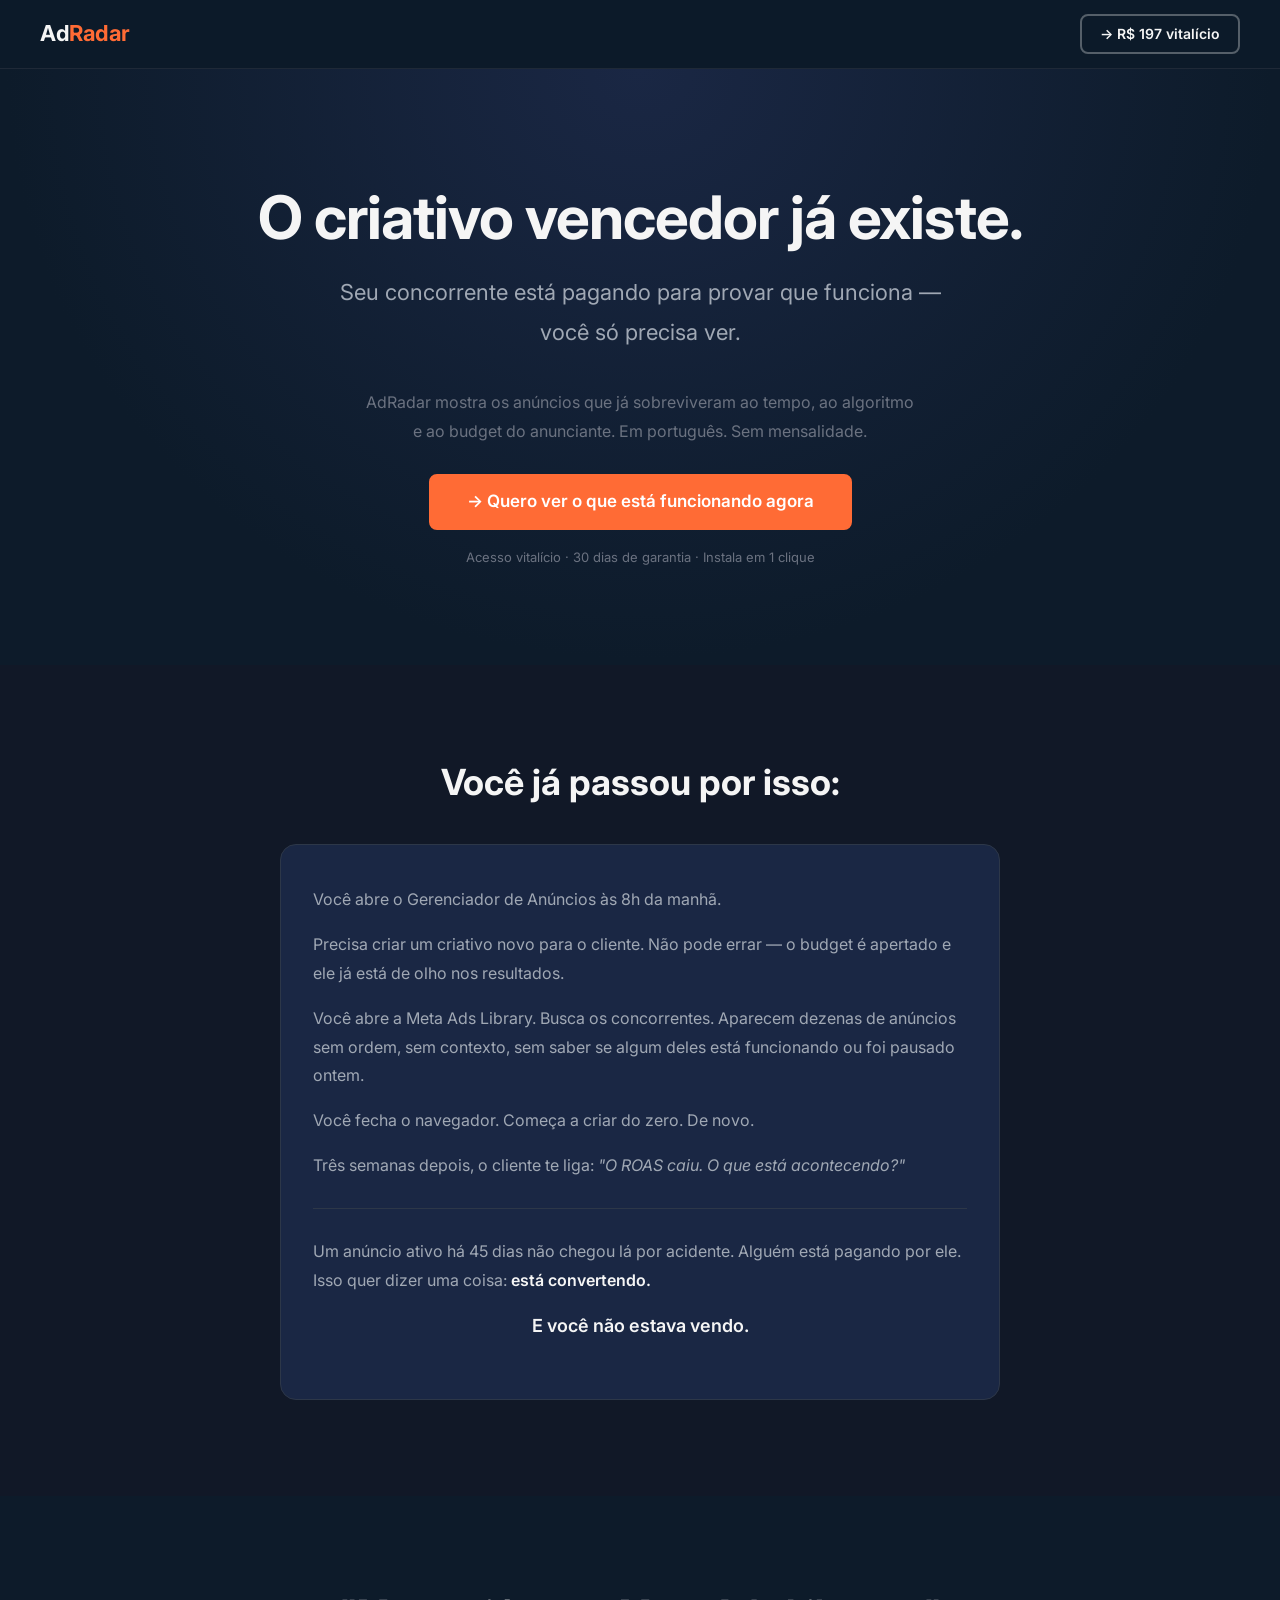
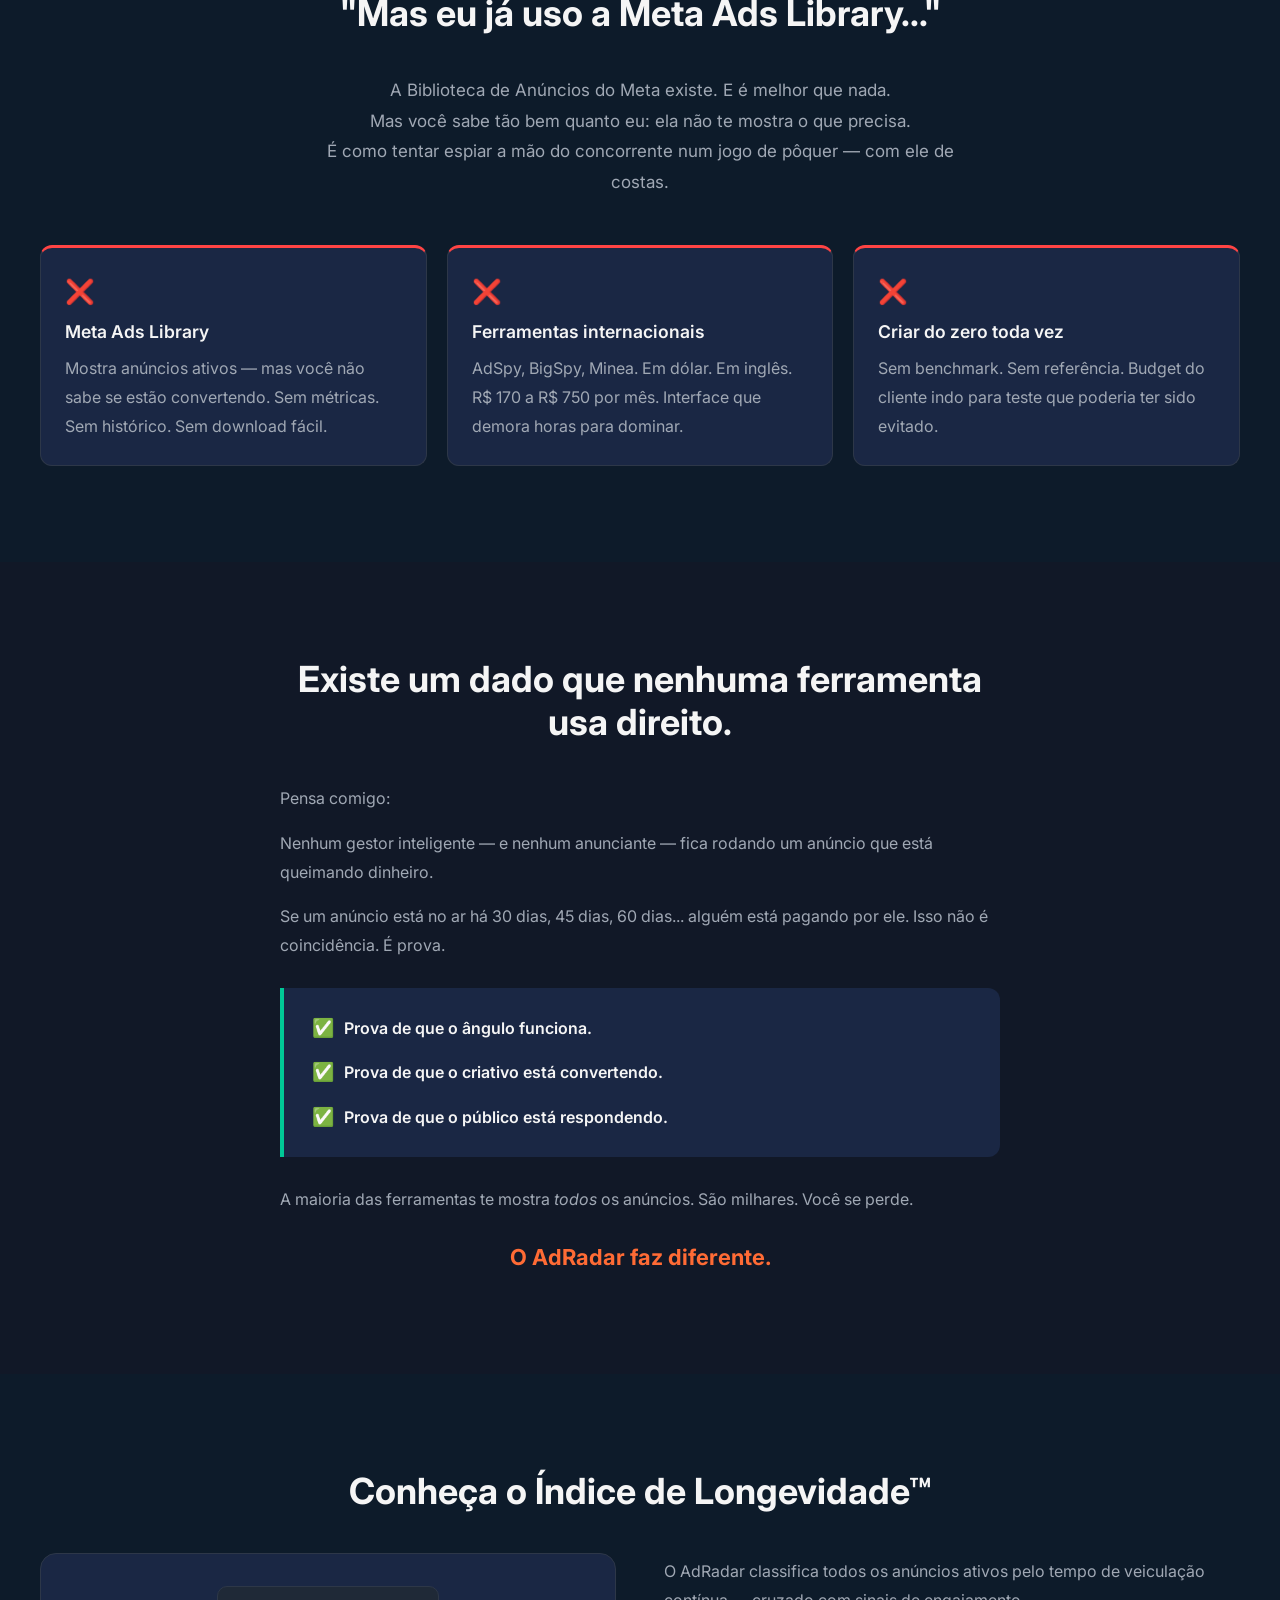
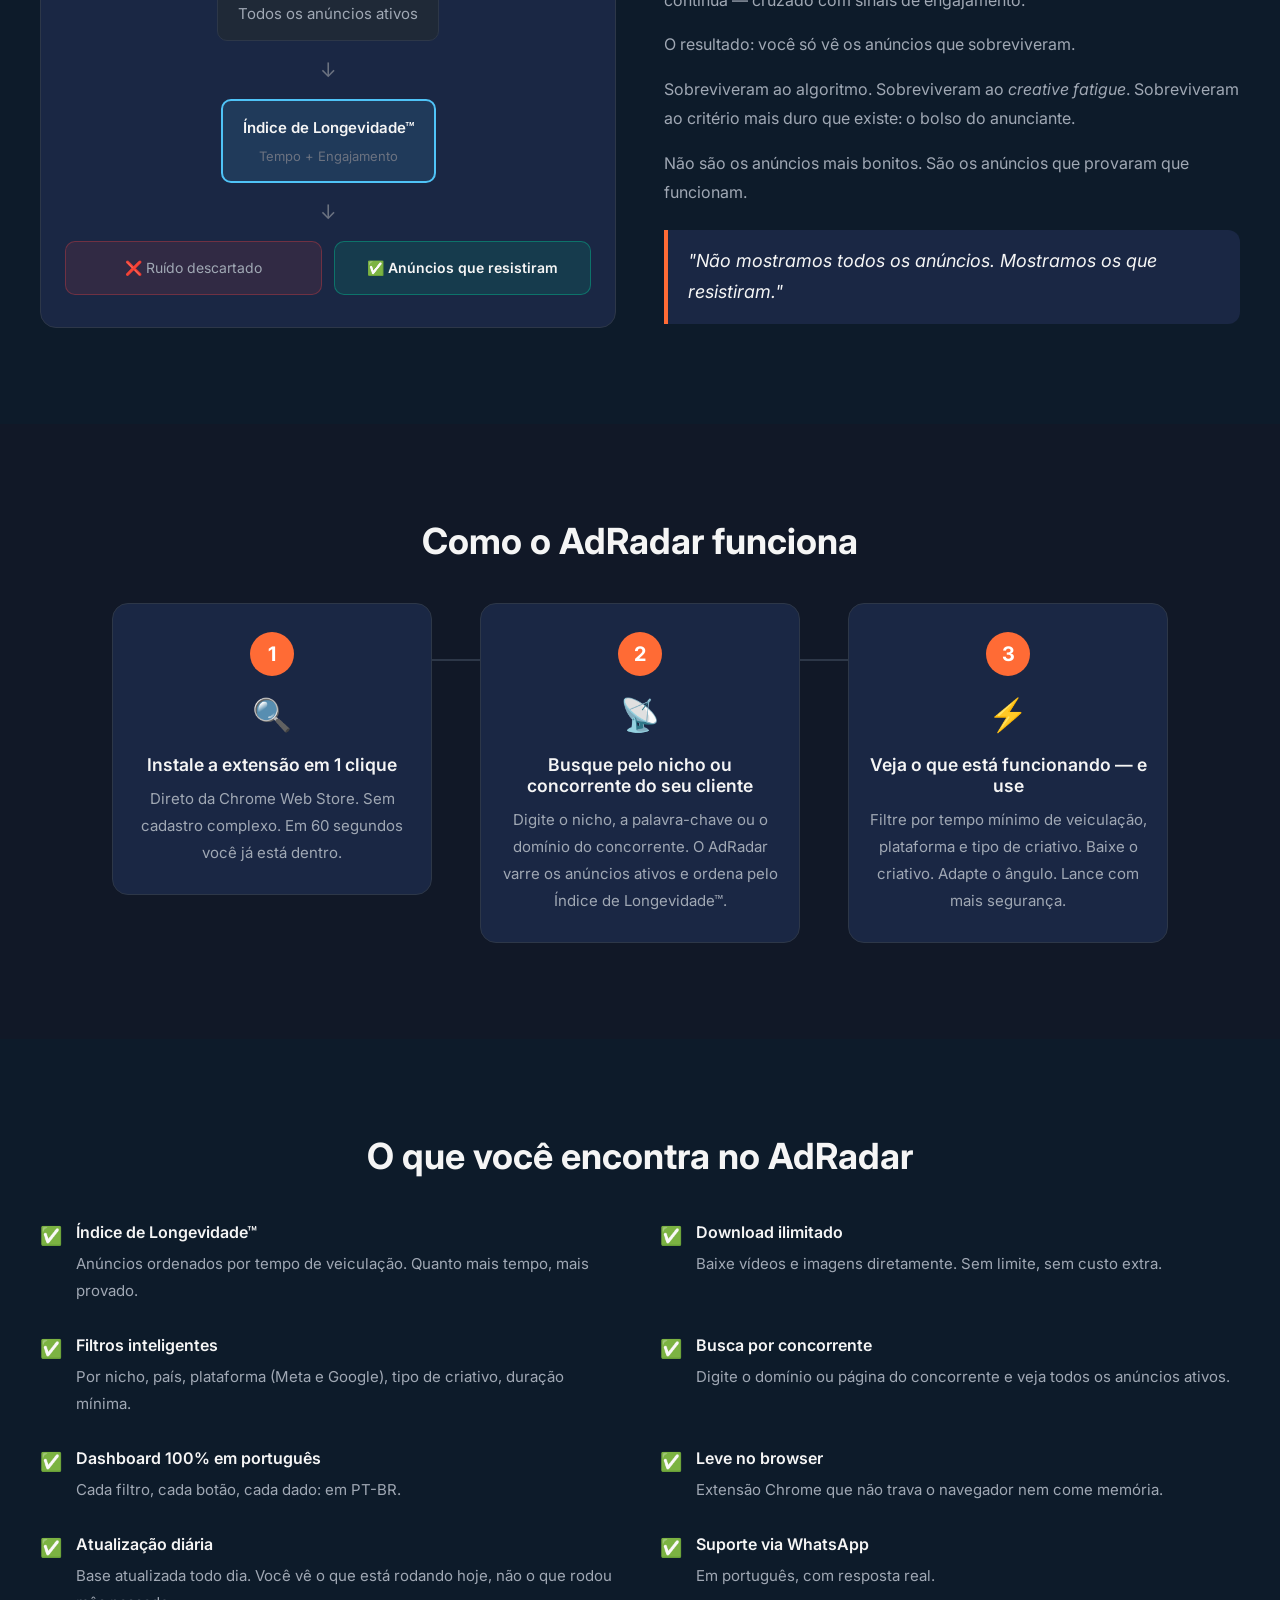
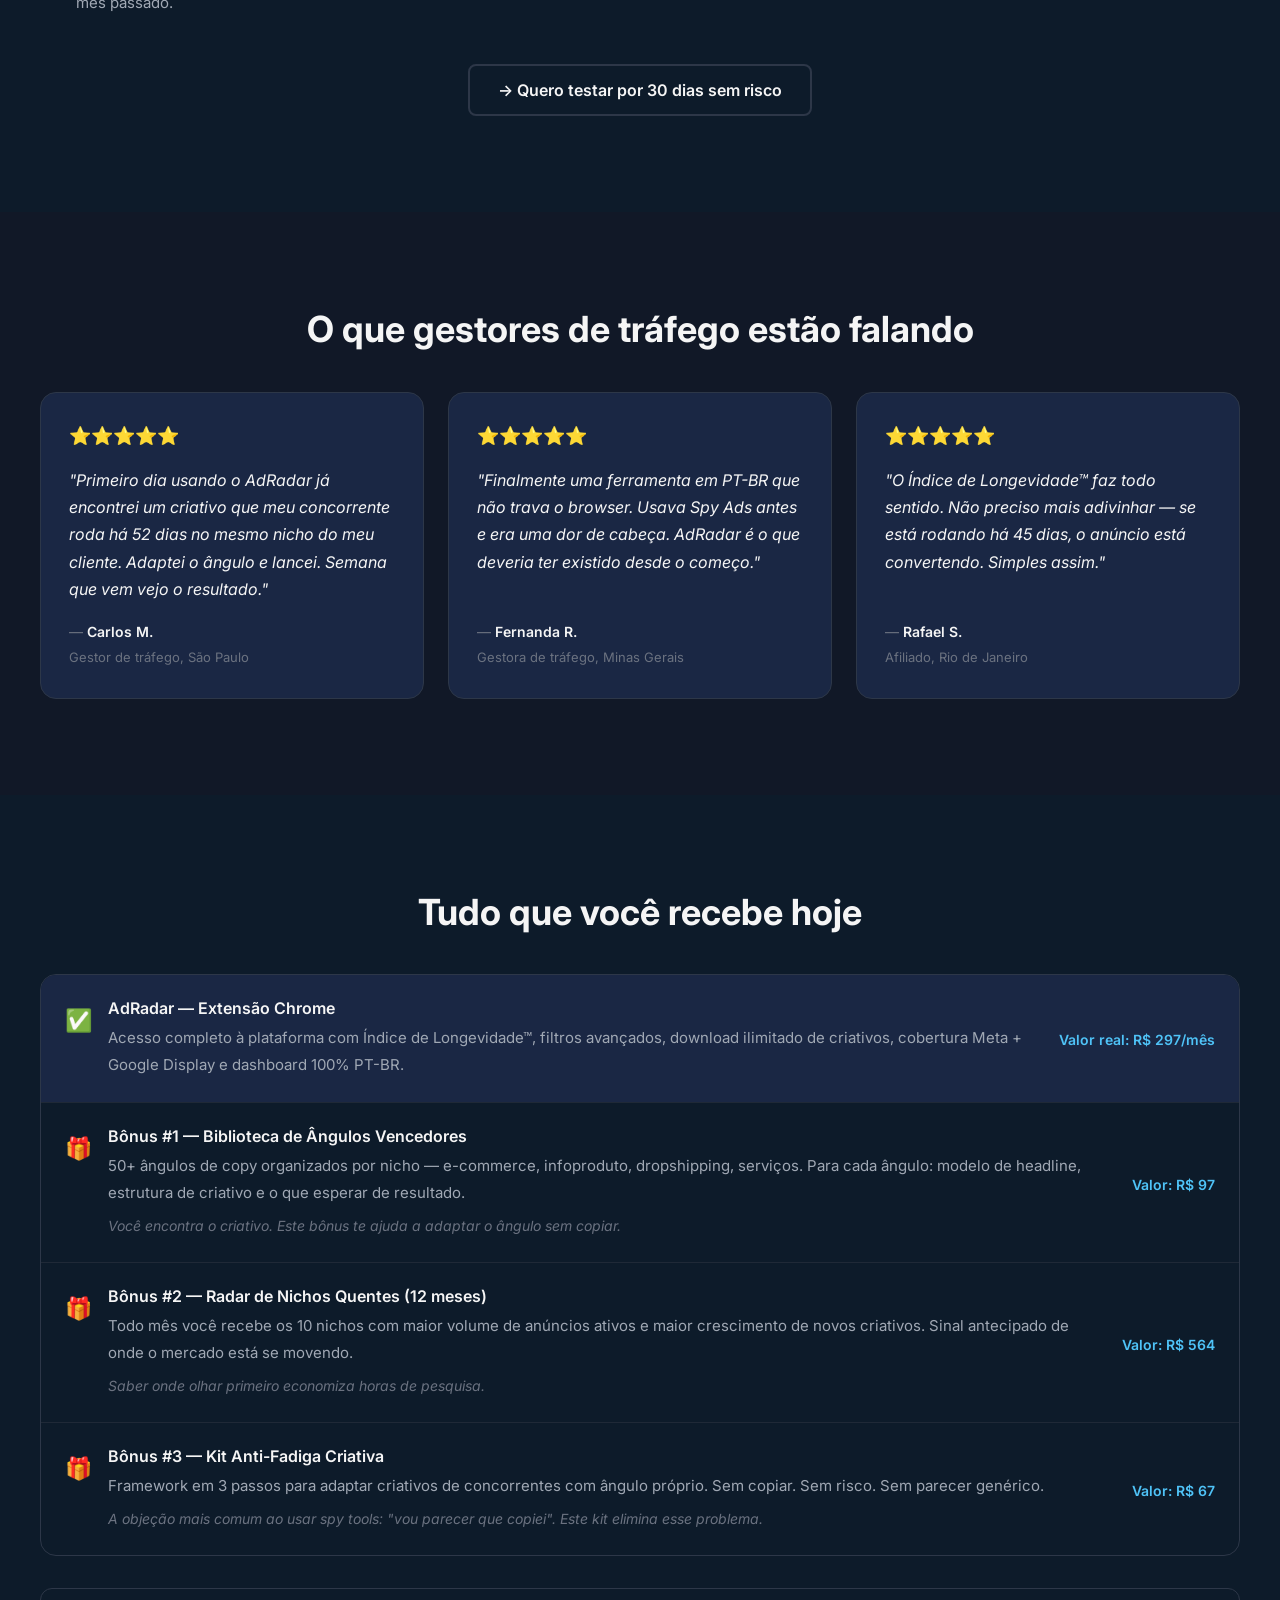
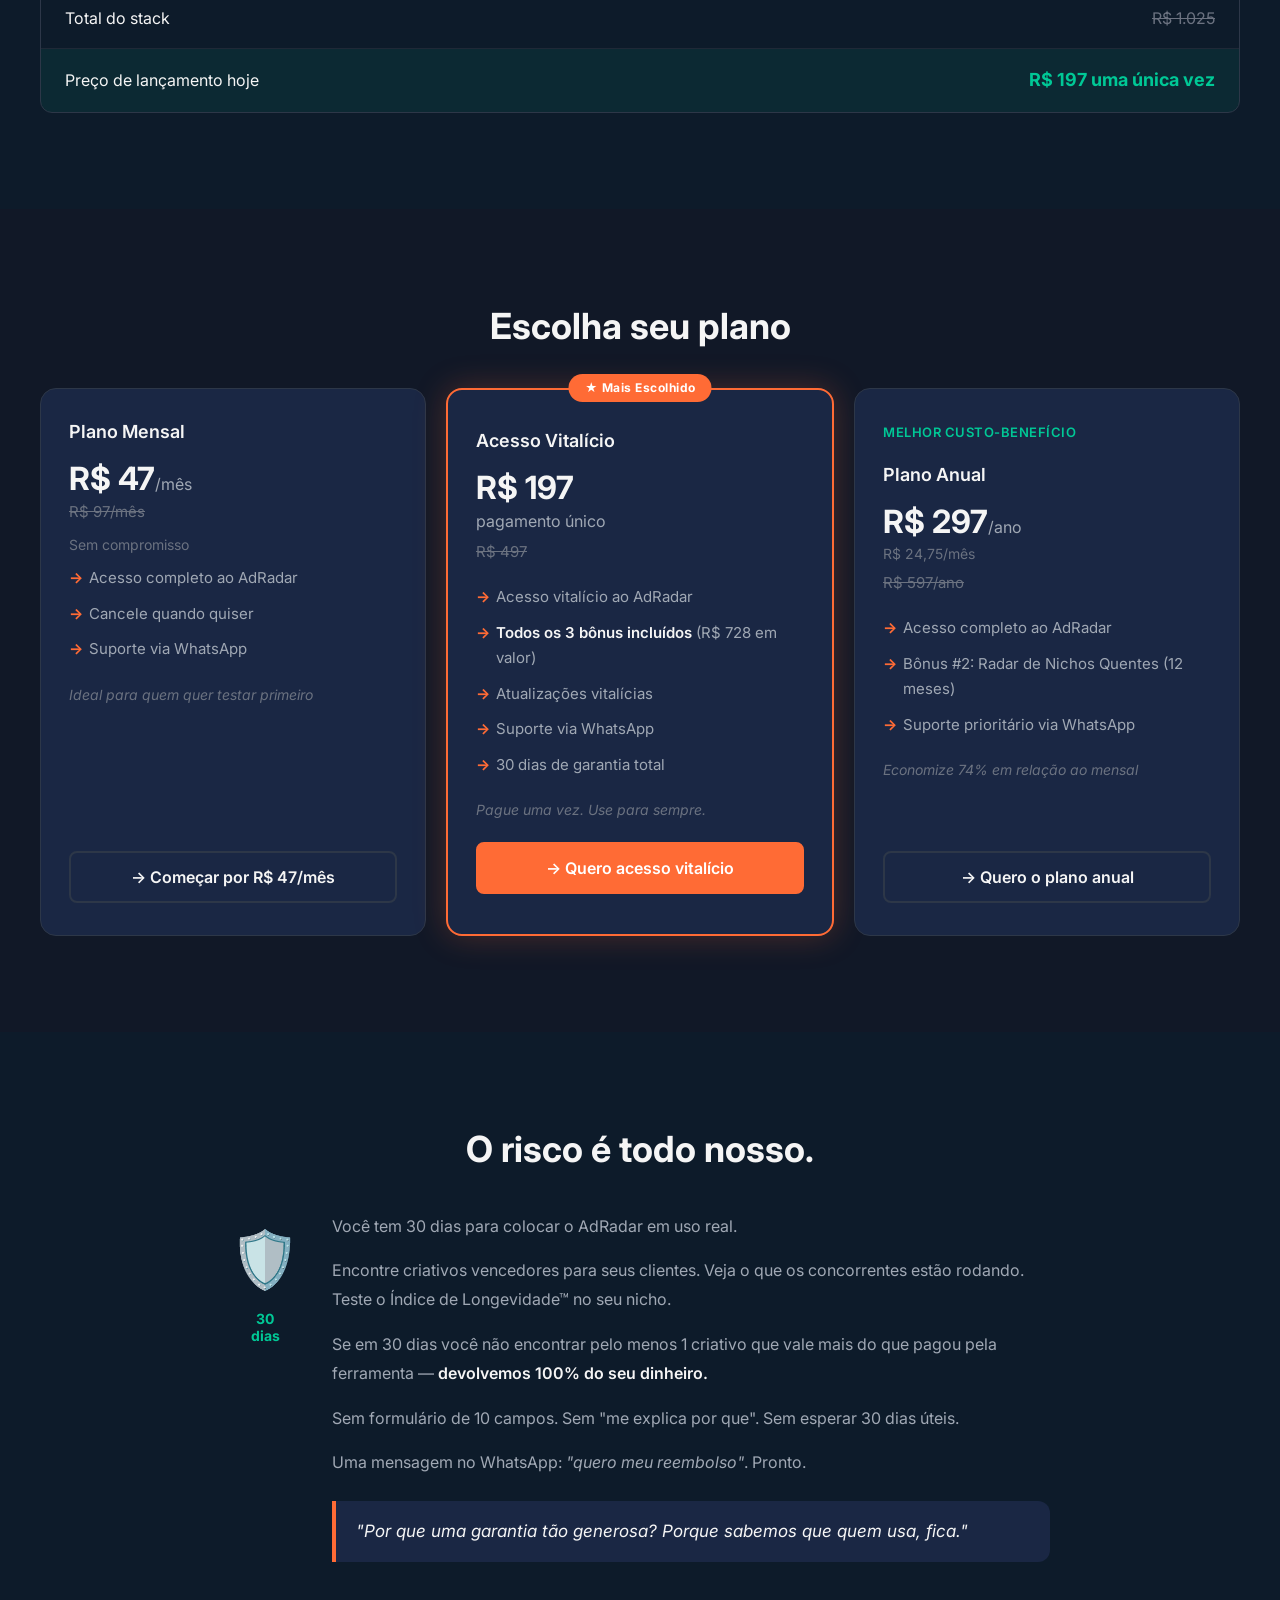
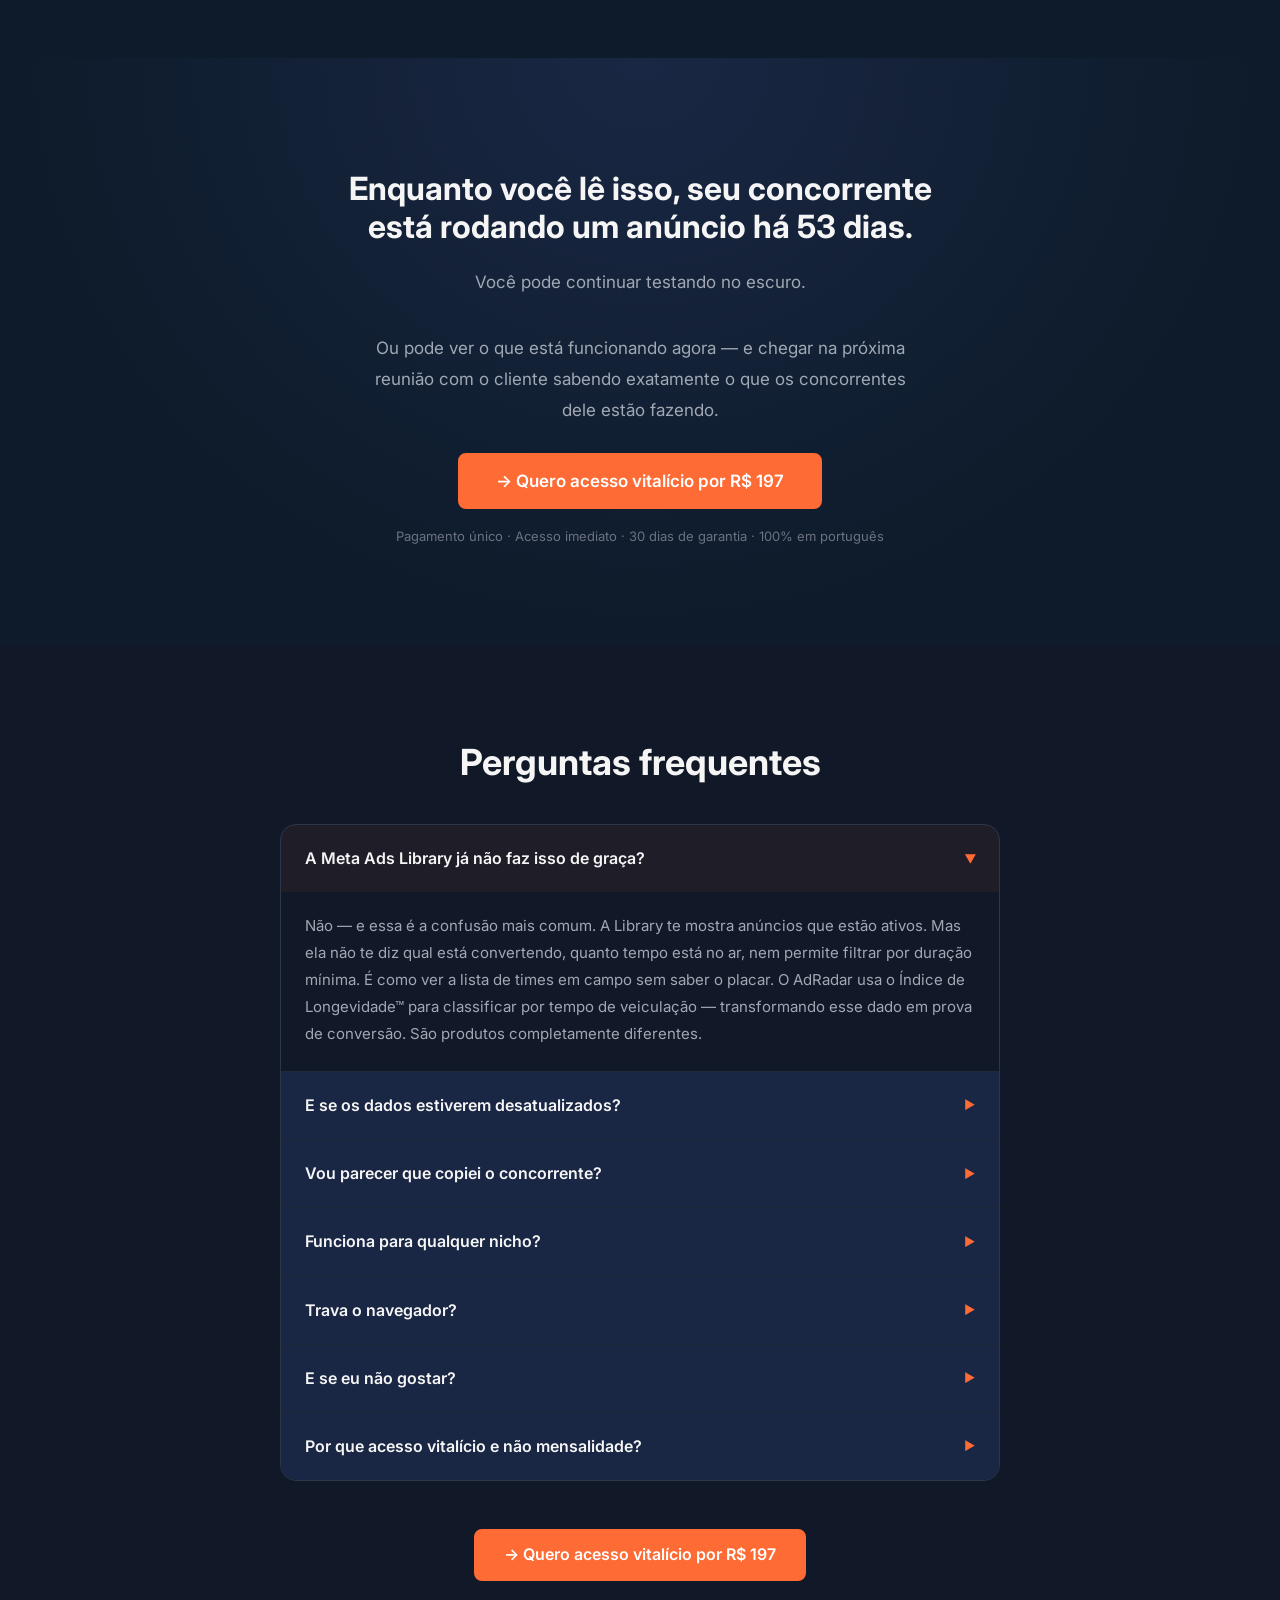
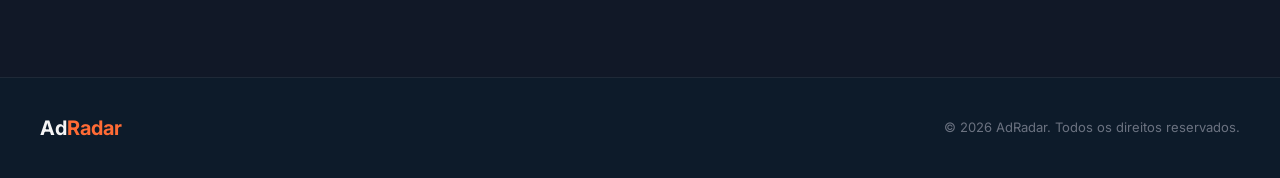
<file: index.html>
<!DOCTYPE html>
<html lang="pt-BR">
<head>
  <meta charset="UTF-8">
  <meta name="viewport" content="width=device-width, initial-scale=1.0">

  <!-- ═══ SEO — Meta tags ═══ -->
  <title>AdRadar — O criativo vencedor já existe. Veja o que está convertendo agora.</title>
  <meta name="description" content="AdRadar mostra os anúncios que já sobreviveram ao tempo, ao algoritmo e ao budget do anunciante. Índice de Longevidade™ — só anúncios provados. 100% PT-BR. Sem mensalidade.">
  <meta name="robots" content="index, follow">
  <link rel="canonical" href="https://adradar.com.br/">

  <!-- ═══ Open Graph (Facebook / Instagram / WhatsApp) ═══ -->
  <meta property="og:type"        content="website">
  <meta property="og:url"         content="https://adradar.com.br/">
  <meta property="og:title"       content="AdRadar — O criativo vencedor já existe.">
  <meta property="og:description" content="Seu concorrente está pagando para provar que funciona — você só precisa ver. Extensão Chrome com Índice de Longevidade™. 100% PT-BR. Acesso vitalício por R$ 197.">
  <meta property="og:image"       content="https://adradar.com.br/assets/og-image.png">
  <meta property="og:image:width"  content="1200">
  <meta property="og:image:height" content="630">
  <meta property="og:locale"      content="pt_BR">
  <meta property="og:site_name"   content="AdRadar">

  <!-- ═══ Twitter Card ═══ -->
  <meta name="twitter:card"        content="summary_large_image">
  <meta name="twitter:title"       content="AdRadar — O criativo vencedor já existe.">
  <meta name="twitter:description" content="Extensão Chrome que mostra só os anúncios que sobreviveram ao tempo. Índice de Longevidade™. 100% PT-BR.">
  <meta name="twitter:image"       content="https://adradar.com.br/assets/og-image.png">

  <!-- ═══ Favicon (placeholder — substituir pelo asset real) ═══ -->
  <link rel="icon" type="image/svg+xml" href="assets/favicon.svg">
  <link rel="alternate icon"       href="assets/favicon.ico">

  <!-- ═══ Google Tag Manager — TODO: substituir GTM-XXXXXXX pelo ID real ═══ -->
  <script>(function(w,d,s,l,i){w[l]=w[l]||[];w[l].push({'gtm.start':
  new Date().getTime(),event:'gtm.js'});var f=d.getElementsByTagName(s)[0],
  j=d.createElement(s),dl=l!='dataLayer'?'&l='+l:'';j.async=true;j.src=
  'https://www.googletagmanager.com/gtm.js?id='+i+dl;f.parentNode.insertBefore(j,f);
  })(window,document,'script','dataLayer','GTM-XXXXXXX');</script>
  <!-- Fim GTM head -->

  <!-- ═══ Schema.org — JSON-LD ═══ -->
  <script type="application/ld+json">
  {
    "@context": "https://schema.org",
    "@graph": [
      {
        "@type": "SoftwareApplication",
        "name": "AdRadar",
        "description": "Extensão Chrome para inteligência de anúncios com Índice de Longevidade™. Mostra os anúncios que já estão convertendo no seu nicho. 100% em português.",
        "url": "https://adradar.com.br/",
        "applicationCategory": "BusinessApplication",
        "operatingSystem": "Chrome",
        "offers": [
          {
            "@type": "Offer",
            "name": "Acesso Vitalício",
            "price": "197.00",
            "priceCurrency": "BRL",
            "availability": "https://schema.org/InStock",
            "priceValidUntil": "2026-12-31",
            "description": "Acesso vitalício ao AdRadar com todos os 3 bônus incluídos"
          },
          {
            "@type": "Offer",
            "name": "Plano Mensal",
            "price": "47.00",
            "priceCurrency": "BRL",
            "availability": "https://schema.org/InStock",
            "description": "Acesso mensal ao AdRadar sem compromisso"
          },
          {
            "@type": "Offer",
            "name": "Plano Anual",
            "price": "297.00",
            "priceCurrency": "BRL",
            "availability": "https://schema.org/InStock",
            "description": "Acesso anual ao AdRadar com melhor custo-benefício"
          }
        ],
        "aggregateRating": {
          "@type": "AggregateRating",
          "ratingValue": "5",
          "reviewCount": "3"
        }
      },
      {
        "@type": "FAQPage",
        "mainEntity": [
          {
            "@type": "Question",
            "name": "A Meta Ads Library já não faz isso de graça?",
            "acceptedAnswer": {
              "@type": "Answer",
              "text": "Não — e essa é a confusão mais comum. A Library te mostra anúncios que estão ativos. Mas ela não te diz qual está convertendo, quanto tempo está no ar, nem permite filtrar por duração mínima. O AdRadar usa o Índice de Longevidade™ para classificar por tempo de veiculação — transformando esse dado em prova de conversão. São produtos completamente diferentes."
            }
          },
          {
            "@type": "Question",
            "name": "E se os dados estiverem desatualizados?",
            "acceptedAnswer": {
              "@type": "Answer",
              "text": "A base do AdRadar é atualizada diariamente, direto da fonte. Você vê o que está rodando hoje, não relatórios de 2 meses atrás. O Índice de Longevidade™ é calculado em tempo real — qualquer anúncio pausado sai do ranking imediatamente."
            }
          },
          {
            "@type": "Question",
            "name": "Vou parecer que copiei o concorrente?",
            "acceptedAnswer": {
              "@type": "Answer",
              "text": "Copiar é o que amadores fazem. O que você vai fazer é diferente: identificar o ângulo que está funcionando e criar uma versão própria para o seu cliente. É por isso que o Bônus #3 (Kit Anti-Fadiga Criativa) existe — ele te ensina a adaptar sem copiar. Inteligência competitiva não é plágio. É profissionalismo."
            }
          },
          {
            "@type": "Question",
            "name": "Funciona para qualquer nicho?",
            "acceptedAnswer": {
              "@type": "Answer",
              "text": "Sim. O AdRadar cobre Meta Ads (Facebook e Instagram) e Google Display Network. Se seus clientes anunciam nessas plataformas — e-commerce, infoproduto, serviços, dropshipping — você vai encontrar inteligência de mercado relevante."
            }
          },
          {
            "@type": "Question",
            "name": "Trava o navegador?",
            "acceptedAnswer": {
              "@type": "Answer",
              "text": "Não. O AdRadar foi construído para ser leve — diferente de extensões que consomem memória e tornam o browser inutilizável em uso profissional. Você pode deixar aberto enquanto trabalha no Gerenciador de Anúncios sem impacto de performance."
            }
          },
          {
            "@type": "Question",
            "name": "E se eu não gostar?",
            "acceptedAnswer": {
              "@type": "Answer",
              "text": "30 dias de garantia total. Sem complicação. Uma mensagem no WhatsApp e o dinheiro volta. Simples assim."
            }
          },
          {
            "@type": "Question",
            "name": "Por que acesso vitalício e não mensalidade?",
            "acceptedAnswer": {
              "@type": "Answer",
              "text": "Porque sabemos o quanto é frustrante pagar todo mês por uma ferramenta e ficar ansioso se está valendo a pena. Com o acesso vitalício, você paga uma vez e usa para sempre — sem se preocupar com cobranças mensais, sem surpresas no cartão."
            }
          }
        ]
      }
    ]
  }
  </script>

  <!-- ═══ Preconnect para Google Fonts ═══ -->
  <link rel="preconnect" href="https://fonts.googleapis.com">
  <link rel="preconnect" href="https://fonts.gstatic.com" crossorigin>
  <link href="https://fonts.googleapis.com/css2?family=Inter:ital,wght@0,400;0,600;0,700;1,400&display=swap" rel="stylesheet">

  <link rel="stylesheet" href="css/style.css">
</head>
<body>

  <!-- ═══ Google Tag Manager (noscript) — TODO: substituir GTM-XXXXXXX pelo ID real ═══ -->
  <noscript><iframe src="https://www.googletagmanager.com/ns.html?id=GTM-XXXXXXX"
  height="0" width="0" style="display:none;visibility:hidden"></iframe></noscript>
  <!-- Fim GTM noscript -->

  <!-- ===== NAVBAR ===== -->
  <nav class="nav" id="nav" role="navigation" aria-label="Navegação principal">
    <div class="container nav__inner">
      <a href="#hero" class="nav__logo" aria-label="AdRadar — início">
        Ad<span class="accent">Radar</span>
      </a>
      <a href="#precos" class="btn btn--nav" data-plan="vitalicio">→ R$&nbsp;197 vitalício</a>
    </div>
  </nav>

  <!-- ===== HERO ===== -->
  <section class="hero" id="hero" aria-labelledby="hero-headline">
    <div class="hero__bg" aria-hidden="true">
      <div class="radar-ring ring-1"></div>
      <div class="radar-ring ring-2"></div>
      <div class="radar-ring ring-3"></div>
    </div>
    <div class="container hero__inner">
      <h1 class="hero__headline" id="hero-headline">O criativo vencedor já existe.</h1>
      <p class="hero__sub">Seu concorrente está pagando para provar que funciona — você só precisa ver.</p>
      <p class="hero__support">AdRadar mostra os anúncios que já sobreviveram ao tempo, ao algoritmo e ao budget do anunciante. Em português. Sem mensalidade.</p>
      <a href="#precos" class="btn btn--primary hero__cta" data-plan="vitalicio">
        → Quero ver o que está funcionando agora
      </a>
      <p class="hero__microcopy">Acesso vitalício · 30 dias de garantia · Instala em 1 clique</p>
    </div>
  </section>

  <!-- ===== AGITAÇÃO ===== -->
  <section class="section bg-alt" id="agitacao" aria-labelledby="agitacao-title">
    <div class="container narrow">
      <h2 class="section__title" id="agitacao-title">Você já passou por isso:</h2>
      <div class="agitacao__card">
        <p>Você abre o Gerenciador de Anúncios às 8h da manhã.</p>
        <p>Precisa criar um criativo novo para o cliente. Não pode errar — o budget é apertado e ele já está de olho nos resultados.</p>
        <p>Você abre a Meta Ads Library. Busca os concorrentes. Aparecem dezenas de anúncios sem ordem, sem contexto, sem saber se algum deles está funcionando ou foi pausado ontem.</p>
        <p>Você fecha o navegador. Começa a criar do zero. De novo.</p>
        <p>Três semanas depois, o cliente te liga: <em>"O ROAS caiu. O que está acontecendo?"</em></p>
        <hr class="agitacao__divider" aria-hidden="true">
        <p>Um anúncio ativo há 45 dias não chegou lá por acidente. Alguém está pagando por ele. Isso quer dizer uma coisa: <strong>está convertendo.</strong></p>
        <p class="agitacao__impact">E você não estava vendo.</p>
      </div>
    </div>
  </section>

  <!-- ===== PROBLEMA COM SOLUÇÕES ===== -->
  <section class="section" id="problema" aria-labelledby="problema-title">
    <div class="container">
      <h2 class="section__title" id="problema-title">"Mas eu já uso a Meta Ads Library..."</h2>
      <p class="section__intro">
        A Biblioteca de Anúncios do Meta existe. E é melhor que nada.<br>
        Mas você sabe tão bem quanto eu: ela não te mostra o que precisa.<br>
        É como tentar espiar a mão do concorrente num jogo de pôquer — com ele de costas.
      </p>
      <div class="problema__grid" role="list">
        <div class="problema__card" role="listitem">
          <span class="icon-neg" aria-hidden="true">❌</span>
          <h3>Meta Ads Library</h3>
          <p>Mostra anúncios ativos — mas você não sabe se estão convertendo. Sem métricas. Sem histórico. Sem download fácil.</p>
        </div>
        <div class="problema__card" role="listitem">
          <span class="icon-neg" aria-hidden="true">❌</span>
          <h3>Ferramentas internacionais</h3>
          <p>AdSpy, BigSpy, Minea. Em dólar. Em inglês. R$&nbsp;170 a R$&nbsp;750 por mês. Interface que demora horas para dominar.</p>
        </div>
        <div class="problema__card" role="listitem">
          <span class="icon-neg" aria-hidden="true">❌</span>
          <h3>Criar do zero toda vez</h3>
          <p>Sem benchmark. Sem referência. Budget do cliente indo para teste que poderia ter sido evitado.</p>
        </div>
      </div>
    </div>
  </section>

  <!-- ===== INTRODUÇÃO DO MECANISMO ===== -->
  <section class="section bg-alt" id="mecanismo-intro" aria-labelledby="mec-intro-title">
    <div class="container narrow">
      <h2 class="section__title" id="mec-intro-title">Existe um dado que nenhuma ferramenta usa direito.</h2>
      <p>Pensa comigo:</p>
      <p>Nenhum gestor inteligente — e nenhum anunciante — fica rodando um anúncio que está queimando dinheiro.</p>
      <p>Se um anúncio está no ar há 30 dias, 45 dias, 60 dias... alguém está pagando por ele. Isso não é coincidência. É prova.</p>
      <div class="proof-box" role="list">
        <p role="listitem"><span class="icon-pos" aria-hidden="true">✅</span> <strong>Prova de que o ângulo funciona.</strong></p>
        <p role="listitem"><span class="icon-pos" aria-hidden="true">✅</span> <strong>Prova de que o criativo está convertendo.</strong></p>
        <p role="listitem"><span class="icon-pos" aria-hidden="true">✅</span> <strong>Prova de que o público está respondendo.</strong></p>
      </div>
      <p>A maioria das ferramentas te mostra <em>todos</em> os anúncios. São milhares. Você se perde.</p>
      <p class="hook">O AdRadar faz diferente.</p>
    </div>
  </section>

  <!-- ===== PRODUTO / MECANISMO ===== -->
  <section class="section" id="produto" aria-labelledby="produto-title">
    <div class="container">
      <h2 class="section__title" id="produto-title">Conheça o Índice de Longevidade™</h2>
      <div class="produto__grid">

        <div class="produto__diagram" aria-label="Diagrama: anúncios passam pelo Índice de Longevidade e apenas os que resistiram chegam ao gestor">
          <div class="diagram">
            <div class="diagram__row">
              <div class="diagram__box diagram__box--in">Todos os anúncios ativos</div>
            </div>
            <div class="diagram__arrow-down" aria-hidden="true">↓</div>
            <div class="diagram__row">
              <div class="diagram__box diagram__box--filter">
                <strong>Índice de Longevidade™</strong>
                <span>Tempo + Engajamento</span>
              </div>
            </div>
            <div class="diagram__arrow-down" aria-hidden="true">↓</div>
            <div class="diagram__row diagram__row--out">
              <div class="diagram__box diagram__box--reject">❌ Ruído descartado</div>
              <div class="diagram__box diagram__box--pass">✅ Anúncios que resistiram</div>
            </div>
          </div>
        </div>

        <div class="produto__texto">
          <p>O AdRadar classifica todos os anúncios ativos pelo tempo de veiculação contínua — cruzado com sinais de engajamento.</p>
          <p>O resultado: você só vê os anúncios que sobreviveram.</p>
          <p>Sobreviveram ao algoritmo. Sobreviveram ao <em>creative fatigue</em>. Sobreviveram ao critério mais duro que existe: o bolso do anunciante.</p>
          <p>Não são os anúncios mais bonitos. São os anúncios que provaram que funcionam.</p>
          <blockquote class="tagline">
            "Não mostramos todos os anúncios. Mostramos os que resistiram."
          </blockquote>
        </div>

      </div>
    </div>
  </section>

  <!-- ===== COMO FUNCIONA ===== -->
  <section class="section bg-alt" id="como-funciona" aria-labelledby="como-title">
    <div class="container">
      <h2 class="section__title" id="como-title">Como o AdRadar funciona</h2>
      <div class="steps" role="list">

        <div class="step" role="listitem">
          <div class="step__number" aria-hidden="true">1</div>
          <div class="step__emoji" aria-hidden="true">🔍</div>
          <h3 class="step__title">Instale a extensão em 1 clique</h3>
          <p class="step__text">Direto da Chrome Web Store. Sem cadastro complexo. Em 60 segundos você já está dentro.</p>
        </div>

        <div class="step__connector" aria-hidden="true"></div>

        <div class="step" role="listitem">
          <div class="step__number" aria-hidden="true">2</div>
          <div class="step__emoji" aria-hidden="true">📡</div>
          <h3 class="step__title">Busque pelo nicho ou concorrente do seu cliente</h3>
          <p class="step__text">Digite o nicho, a palavra-chave ou o domínio do concorrente. O AdRadar varre os anúncios ativos e ordena pelo Índice de Longevidade™.</p>
        </div>

        <div class="step__connector" aria-hidden="true"></div>

        <div class="step" role="listitem">
          <div class="step__number" aria-hidden="true">3</div>
          <div class="step__emoji" aria-hidden="true">⚡</div>
          <h3 class="step__title">Veja o que está funcionando — e use</h3>
          <p class="step__text">Filtre por tempo mínimo de veiculação, plataforma e tipo de criativo. Baixe o criativo. Adapte o ângulo. Lance com mais segurança.</p>
        </div>

      </div>
    </div>
  </section>

  <!-- ===== FEATURES ===== -->
  <section class="section" id="features" aria-labelledby="features-title">
    <div class="container">
      <h2 class="section__title" id="features-title">O que você encontra no AdRadar</h2>
      <div class="features__grid" role="list">

        <div class="feature" role="listitem">
          <span class="icon-pos" aria-hidden="true">✅</span>
          <div>
            <strong>Índice de Longevidade™</strong>
            <p>Anúncios ordenados por tempo de veiculação. Quanto mais tempo, mais provado.</p>
          </div>
        </div>

        <div class="feature" role="listitem">
          <span class="icon-pos" aria-hidden="true">✅</span>
          <div>
            <strong>Download ilimitado</strong>
            <p>Baixe vídeos e imagens diretamente. Sem limite, sem custo extra.</p>
          </div>
        </div>

        <div class="feature" role="listitem">
          <span class="icon-pos" aria-hidden="true">✅</span>
          <div>
            <strong>Filtros inteligentes</strong>
            <p>Por nicho, país, plataforma (Meta e Google), tipo de criativo, duração mínima.</p>
          </div>
        </div>

        <div class="feature" role="listitem">
          <span class="icon-pos" aria-hidden="true">✅</span>
          <div>
            <strong>Busca por concorrente</strong>
            <p>Digite o domínio ou página do concorrente e veja todos os anúncios ativos.</p>
          </div>
        </div>

        <div class="feature" role="listitem">
          <span class="icon-pos" aria-hidden="true">✅</span>
          <div>
            <strong>Dashboard 100% em português</strong>
            <p>Cada filtro, cada botão, cada dado: em PT-BR.</p>
          </div>
        </div>

        <div class="feature" role="listitem">
          <span class="icon-pos" aria-hidden="true">✅</span>
          <div>
            <strong>Leve no browser</strong>
            <p>Extensão Chrome que não trava o navegador nem come memória.</p>
          </div>
        </div>

        <div class="feature" role="listitem">
          <span class="icon-pos" aria-hidden="true">✅</span>
          <div>
            <strong>Atualização diária</strong>
            <p>Base atualizada todo dia. Você vê o que está rodando hoje, não o que rodou mês passado.</p>
          </div>
        </div>

        <div class="feature" role="listitem">
          <span class="icon-pos" aria-hidden="true">✅</span>
          <div>
            <strong>Suporte via WhatsApp</strong>
            <p>Em português, com resposta real.</p>
          </div>
        </div>

      </div>
      <div class="mid-cta">
        <a href="#precos" class="btn btn--ghost" data-plan="vitalicio">→ Quero testar por 30 dias sem risco</a>
      </div>
    </div>
  </section>

  <!-- ===== PROVA SOCIAL ===== -->
  <section class="section bg-alt" id="prova-social" aria-labelledby="prova-title">
    <div class="container">
      <h2 class="section__title" id="prova-title">O que gestores de tráfego estão falando</h2>
      <div class="testimonials" role="list">

        <div class="testimonial" role="listitem">
          <div class="testimonial__stars" aria-label="5 de 5 estrelas">⭐⭐⭐⭐⭐</div>
          <p class="testimonial__quote">"Primeiro dia usando o AdRadar já encontrei um criativo que meu concorrente roda há 52 dias no mesmo nicho do meu cliente. Adaptei o ângulo e lancei. Semana que vem vejo o resultado."</p>
          <p class="testimonial__author">— <strong>Carlos M.</strong><br><span>Gestor de tráfego, São Paulo</span></p>
        </div>

        <div class="testimonial" role="listitem">
          <div class="testimonial__stars" aria-label="5 de 5 estrelas">⭐⭐⭐⭐⭐</div>
          <p class="testimonial__quote">"Finalmente uma ferramenta em PT-BR que não trava o browser. Usava Spy Ads antes e era uma dor de cabeça. AdRadar é o que deveria ter existido desde o começo."</p>
          <p class="testimonial__author">— <strong>Fernanda R.</strong><br><span>Gestora de tráfego, Minas Gerais</span></p>
        </div>

        <div class="testimonial" role="listitem">
          <div class="testimonial__stars" aria-label="5 de 5 estrelas">⭐⭐⭐⭐⭐</div>
          <p class="testimonial__quote">"O Índice de Longevidade™ faz todo sentido. Não preciso mais adivinhar — se está rodando há 45 dias, o anúncio está convertendo. Simples assim."</p>
          <p class="testimonial__author">— <strong>Rafael S.</strong><br><span>Afiliado, Rio de Janeiro</span></p>
        </div>

      </div>
    </div>
  </section>

  <!-- ===== STACK DA OFERTA ===== -->
  <section class="section" id="oferta" aria-labelledby="oferta-title">
    <div class="container">
      <h2 class="section__title" id="oferta-title">Tudo que você recebe hoje</h2>

      <div class="oferta__list">

        <div class="oferta__item oferta__item--main">
          <span class="oferta__icon" aria-hidden="true">✅</span>
          <div class="oferta__content">
            <h3>AdRadar — Extensão Chrome</h3>
            <p>Acesso completo à plataforma com Índice de Longevidade™, filtros avançados, download ilimitado de criativos, cobertura Meta + Google Display e dashboard 100% PT-BR.</p>
          </div>
          <div class="oferta__value">Valor real: R$&nbsp;297/mês</div>
        </div>

        <div class="oferta__item">
          <span class="oferta__icon" aria-hidden="true">🎁</span>
          <div class="oferta__content">
            <h3>Bônus #1 — Biblioteca de Ângulos Vencedores</h3>
            <p>50+ ângulos de copy organizados por nicho — e-commerce, infoproduto, dropshipping, serviços. Para cada ângulo: modelo de headline, estrutura de criativo e o que esperar de resultado.</p>
            <em>Você encontra o criativo. Este bônus te ajuda a adaptar o ângulo sem copiar.</em>
          </div>
          <div class="oferta__value">Valor: R$&nbsp;97</div>
        </div>

        <div class="oferta__item">
          <span class="oferta__icon" aria-hidden="true">🎁</span>
          <div class="oferta__content">
            <h3>Bônus #2 — Radar de Nichos Quentes (12 meses)</h3>
            <p>Todo mês você recebe os 10 nichos com maior volume de anúncios ativos e maior crescimento de novos criativos. Sinal antecipado de onde o mercado está se movendo.</p>
            <em>Saber onde olhar primeiro economiza horas de pesquisa.</em>
          </div>
          <div class="oferta__value">Valor: R$&nbsp;564</div>
        </div>

        <div class="oferta__item">
          <span class="oferta__icon" aria-hidden="true">🎁</span>
          <div class="oferta__content">
            <h3>Bônus #3 — Kit Anti-Fadiga Criativa</h3>
            <p>Framework em 3 passos para adaptar criativos de concorrentes com ângulo próprio. Sem copiar. Sem risco. Sem parecer genérico.</p>
            <em>A objeção mais comum ao usar spy tools: "vou parecer que copiei". Este kit elimina esse problema.</em>
          </div>
          <div class="oferta__value">Valor: R$&nbsp;67</div>
        </div>

      </div>

      <div class="ancoragem" role="table" aria-label="Comparativo de valor">
        <div class="ancoragem__row" role="row">
          <span role="cell">Total do stack</span>
          <span class="ancoragem__strike" role="cell" aria-label="R$ 1.025 riscado">R$&nbsp;1.025</span>
        </div>
        <div class="ancoragem__row ancoragem__row--real" role="row">
          <span role="cell">Preço de lançamento hoje</span>
          <span class="ancoragem__real" role="cell">R$&nbsp;197 uma única vez</span>
        </div>
      </div>

    </div>
  </section>

  <!-- ===== TABELA DE PREÇOS ===== -->
  <section class="section bg-alt" id="precos" aria-labelledby="precos-title">
    <div class="container">
      <h2 class="section__title" id="precos-title">Escolha seu plano</h2>
      <div class="pricing">

        <!-- Mensal — order 2 no mobile via CSS -->
        <div class="pricing__card pricing__card--mensal">
          <h3 class="pricing__name">Plano Mensal</h3>
          <div class="pricing__price-block">
            <span class="pricing__amount">R$&nbsp;47<span class="pricing__period">/mês</span></span>
            <span class="pricing__original" aria-label="De R$ 97 por mês">R$&nbsp;97/mês</span>
          </div>
          <p class="pricing__tagline">Sem compromisso</p>
          <ul class="pricing__features">
            <li>Acesso completo ao AdRadar</li>
            <li>Cancele quando quiser</li>
            <li>Suporte via WhatsApp</li>
          </ul>
          <p class="pricing__ideal">Ideal para quem quer testar primeiro</p>
          <a href="#" class="btn btn--ghost pricing__btn" data-plan="mensal">→ Começar por R$&nbsp;47/mês</a>
        </div>

        <!-- Vitalício — destaque — order 1 no mobile -->
        <div class="pricing__card pricing__card--vitalicio pricing__card--featured">
          <div class="pricing__badge" aria-label="Plano mais escolhido">★ Mais Escolhido</div>
          <h3 class="pricing__name">Acesso Vitalício</h3>
          <div class="pricing__price-block">
            <span class="pricing__amount">R$&nbsp;197</span>
            <span class="pricing__period"> pagamento único</span>
            <span class="pricing__original" aria-label="De R$ 497">R$&nbsp;497</span>
          </div>
          <ul class="pricing__features">
            <li>Acesso vitalício ao AdRadar</li>
            <li><strong>Todos os 3 bônus incluídos</strong> (R$&nbsp;728 em valor)</li>
            <li>Atualizações vitalícias</li>
            <li>Suporte via WhatsApp</li>
            <li>30 dias de garantia total</li>
          </ul>
          <p class="pricing__ideal">Pague uma vez. Use para sempre.</p>
          <a href="#" class="btn btn--primary pricing__btn" data-plan="vitalicio">→ Quero acesso vitalício</a>
        </div>

        <!-- Anual — order 3 no mobile -->
        <div class="pricing__card pricing__card--anual">
          <p class="pricing__best-value">Melhor custo-benefício</p>
          <h3 class="pricing__name">Plano Anual</h3>
          <div class="pricing__price-block">
            <span class="pricing__amount">R$&nbsp;297<span class="pricing__period">/ano</span></span>
            <span class="pricing__sub">R$&nbsp;24,75/mês</span>
            <span class="pricing__original" aria-label="De R$ 597 por ano">R$&nbsp;597/ano</span>
          </div>
          <ul class="pricing__features">
            <li>Acesso completo ao AdRadar</li>
            <li>Bônus #2: Radar de Nichos Quentes (12 meses)</li>
            <li>Suporte prioritário via WhatsApp</li>
          </ul>
          <p class="pricing__ideal">Economize 74% em relação ao mensal</p>
          <a href="#" class="btn btn--ghost pricing__btn" data-plan="anual">→ Quero o plano anual</a>
        </div>

      </div>
    </div>
  </section>

  <!-- ===== GARANTIA ===== -->
  <section class="section" id="garantia" aria-labelledby="garantia-title">
    <div class="container">
      <h2 class="section__title" id="garantia-title">O risco é todo nosso.</h2>
      <div class="garantia">
        <div class="garantia__shield" aria-hidden="true">
          <span class="shield-emoji">🛡️</span>
          <span class="shield-days">30<br>dias</span>
        </div>
        <div class="garantia__texto">
          <p>Você tem 30 dias para colocar o AdRadar em uso real.</p>
          <p>Encontre criativos vencedores para seus clientes. Veja o que os concorrentes estão rodando. Teste o Índice de Longevidade™ no seu nicho.</p>
          <p>Se em 30 dias você não encontrar pelo menos 1 criativo que vale mais do que pagou pela ferramenta — <strong>devolvemos 100% do seu dinheiro.</strong></p>
          <p>Sem formulário de 10 campos. Sem "me explica por que". Sem esperar 30 dias úteis.</p>
          <p>Uma mensagem no WhatsApp: <em>"quero meu reembolso"</em>. Pronto.</p>
          <blockquote class="garantia__quote">
            "Por que uma garantia tão generosa? Porque sabemos que quem usa, fica."
          </blockquote>
        </div>
      </div>
    </div>
  </section>

  <!-- ===== CTA FINAL ===== -->
  <section class="section hero" id="cta-final" aria-labelledby="cta-final-title">
    <div class="hero__bg" aria-hidden="true">
      <div class="radar-ring ring-1"></div>
      <div class="radar-ring ring-2"></div>
    </div>
    <div class="container narrow cta-final">
      <h2 class="cta-final__headline" id="cta-final-title">
        Enquanto você lê isso, seu concorrente está rodando um anúncio há 53 dias.
      </h2>
      <p class="cta-final__text">Você pode continuar testando no escuro.</p>
      <p class="cta-final__text">Ou pode ver o que está funcionando agora — e chegar na próxima reunião com o cliente sabendo exatamente o que os concorrentes dele estão fazendo.</p>
      <a href="#" class="btn btn--primary cta-final__btn" data-plan="vitalicio">
        → Quero acesso vitalício por R$&nbsp;197
      </a>
      <p class="hero__microcopy">Pagamento único · Acesso imediato · 30 dias de garantia · 100% em português</p>
    </div>
  </section>

  <!-- ===== FAQ ===== -->
  <section class="section bg-alt" id="faq" aria-labelledby="faq-title">
    <div class="container narrow">
      <h2 class="section__title" id="faq-title">Perguntas frequentes</h2>

      <div class="faq">

        <details class="faq__item" open>
          <summary class="faq__question">A Meta Ads Library já não faz isso de graça?</summary>
          <div class="faq__answer">
            <p>Não — e essa é a confusão mais comum. A Library te mostra anúncios que estão ativos. Mas ela não te diz qual está convertendo, quanto tempo está no ar, nem permite filtrar por duração mínima. É como ver a lista de times em campo sem saber o placar. O AdRadar usa o Índice de Longevidade™ para classificar por tempo de veiculação — transformando esse dado em prova de conversão. São produtos completamente diferentes.</p>
          </div>
        </details>

        <details class="faq__item">
          <summary class="faq__question">E se os dados estiverem desatualizados?</summary>
          <div class="faq__answer">
            <p>A base do AdRadar é atualizada diariamente, direto da fonte. Você vê o que está rodando hoje, não relatórios de 2 meses atrás. O Índice de Longevidade™ é calculado em tempo real — qualquer anúncio pausado sai do ranking imediatamente.</p>
          </div>
        </details>

        <details class="faq__item">
          <summary class="faq__question">Vou parecer que copiei o concorrente?</summary>
          <div class="faq__answer">
            <p>Copiar é o que amadores fazem. O que você vai fazer é diferente: identificar o <em>ângulo</em> que está funcionando e criar uma versão própria para o seu cliente. É por isso que o Bônus #3 (Kit Anti-Fadiga Criativa) existe — ele te ensina a adaptar sem copiar. Inteligência competitiva não é plágio. É profissionalismo.</p>
          </div>
        </details>

        <details class="faq__item">
          <summary class="faq__question">Funciona para qualquer nicho?</summary>
          <div class="faq__answer">
            <p>Sim. O AdRadar cobre Meta Ads (Facebook e Instagram) e Google Display Network. Se seus clientes anunciam nessas plataformas — e-commerce, infoproduto, serviços, dropshipping — você vai encontrar inteligência de mercado relevante. Basta filtrar pelo nicho na busca.</p>
          </div>
        </details>

        <details class="faq__item">
          <summary class="faq__question">Trava o navegador?</summary>
          <div class="faq__answer">
            <p>Não. O AdRadar foi construído para ser leve — diferente de extensões que consomem memória e tornam o browser inutilizável em uso profissional. Você pode deixar aberto enquanto trabalha no Gerenciador de Anúncios sem impacto de performance.</p>
          </div>
        </details>

        <details class="faq__item">
          <summary class="faq__question">E se eu não gostar?</summary>
          <div class="faq__answer">
            <p>30 dias de garantia total. Sem complicação. Uma mensagem no WhatsApp e o dinheiro volta. Simples assim. Não criamos obstáculos para reembolso — porque sabemos que quem usa, não pede de volta.</p>
          </div>
        </details>

        <details class="faq__item">
          <summary class="faq__question">Por que acesso vitalício e não mensalidade?</summary>
          <div class="faq__answer">
            <p>Porque sabemos o quanto é frustrante pagar todo mês por uma ferramenta e ficar ansioso se está "valendo a pena". Com o acesso vitalício, você paga uma vez e usa para sempre — sem se preocupar com cobranças mensais, sem surpresas no cartão. É mais honesto e mais simples.</p>
          </div>
        </details>

      </div>

      <div class="mid-cta">
        <a href="#" class="btn btn--primary" data-plan="vitalicio">→ Quero acesso vitalício por R$&nbsp;197</a>
      </div>

    </div>
  </section>

  <!-- ===== FOOTER ===== -->
  <footer class="footer">
    <div class="container footer__inner">
      <p class="footer__logo">Ad<span class="accent">Radar</span></p>
      <p class="footer__copy">© 2026 AdRadar. Todos os direitos reservados.</p>
    </div>
  </footer>

  <script src="js/script.js"></script>
</body>
</html>
</file>
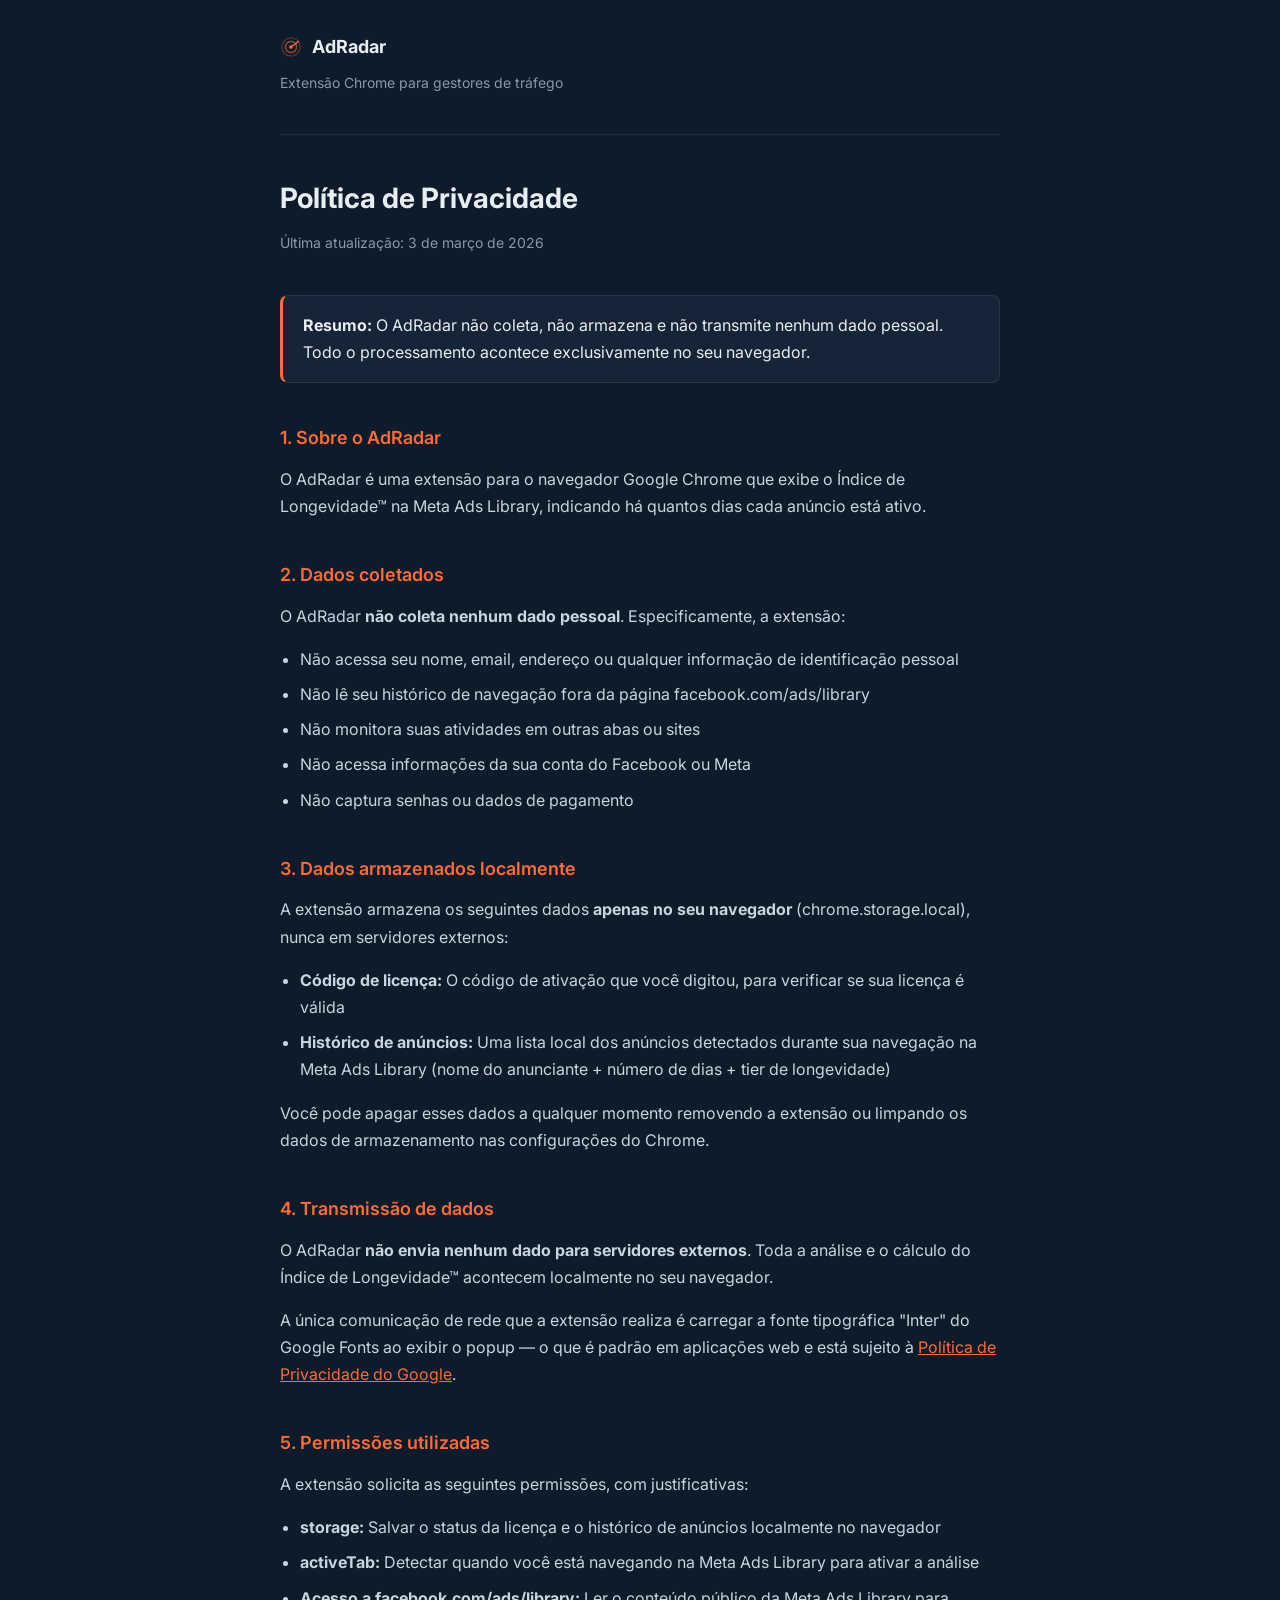
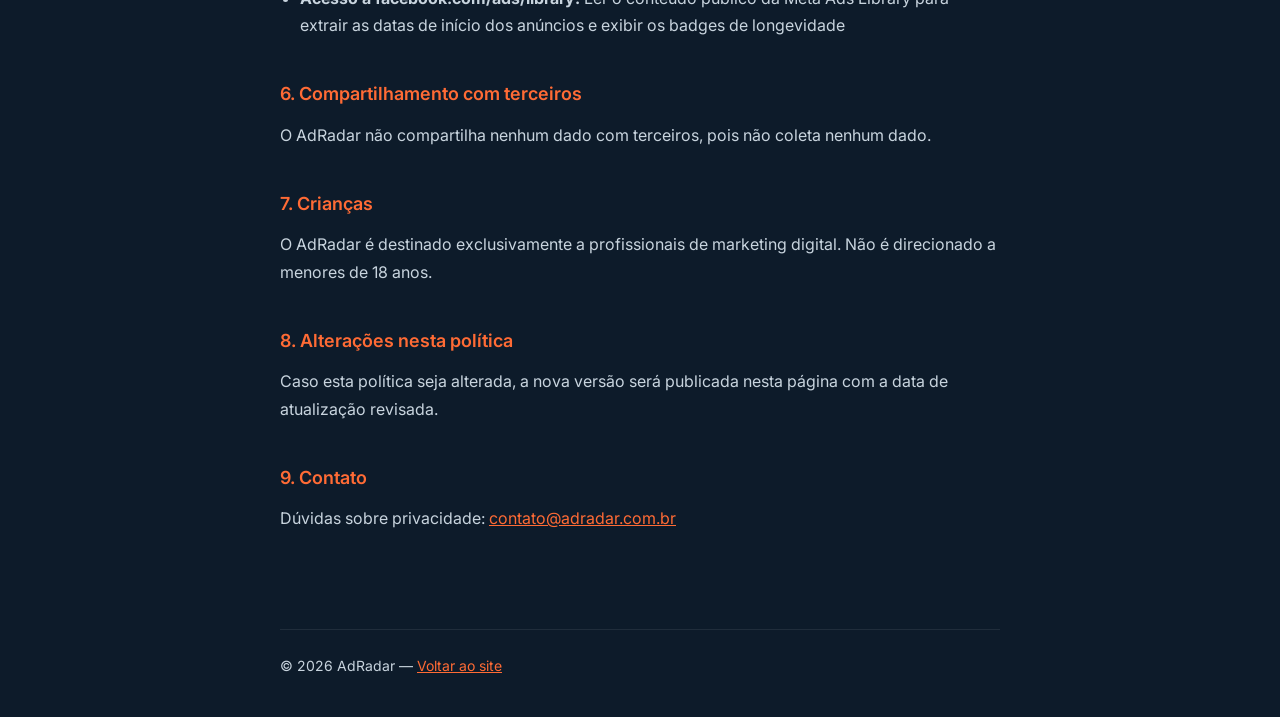
<file: privacidade.html>
<!DOCTYPE html>
<html lang="pt-BR">
<head>
  <meta charset="UTF-8">
  <meta name="viewport" content="width=device-width, initial-scale=1.0">
  <title>Política de Privacidade — AdRadar</title>
  <meta name="robots" content="noindex, follow">
  <link rel="preconnect" href="https://fonts.googleapis.com">
  <link href="https://fonts.googleapis.com/css2?family=Inter:wght@400;600;700&display=swap" rel="stylesheet">
  <style>
    *, *::before, *::after { box-sizing: border-box; margin: 0; padding: 0; }
    :root {
      --bg: #0D1B2A; --surface: #152436; --accent: #FF6B35;
      --text: #E8EDF2; --muted: #8899AA; --border: rgba(255,255,255,0.08);
    }
    body {
      background: var(--bg); color: var(--text);
      font-family: 'Inter', sans-serif; font-size: 16px;
      line-height: 1.7; padding: 0 16px;
    }
    header {
      max-width: 720px; margin: 0 auto;
      padding: 32px 0 24px;
      border-bottom: 1px solid var(--border);
      margin-bottom: 40px;
    }
    .logo {
      display: flex; align-items: center; gap: 10px;
      font-weight: 700; font-size: 18px; margin-bottom: 8px;
      text-decoration: none; color: var(--text);
    }
    .logo svg { flex-shrink: 0; }
    main { max-width: 720px; margin: 0 auto; padding-bottom: 80px; }
    h1 { font-size: 28px; font-weight: 700; margin-bottom: 8px; }
    .updated { color: var(--muted); font-size: 14px; margin-bottom: 40px; }
    h2 {
      font-size: 18px; font-weight: 600; margin-top: 40px; margin-bottom: 12px;
      color: var(--accent);
    }
    p { color: #C8D4DE; margin-bottom: 16px; }
    ul { color: #C8D4DE; padding-left: 20px; margin-bottom: 16px; }
    ul li { margin-bottom: 8px; }
    .highlight {
      background: var(--surface); border: 1px solid var(--border);
      border-left: 3px solid var(--accent);
      border-radius: 8px; padding: 16px 20px;
      margin: 24px 0; color: var(--text);
    }
    a { color: var(--accent); }
    footer {
      max-width: 720px; margin: 0 auto;
      padding: 24px 0; border-top: 1px solid var(--border);
      color: var(--muted); font-size: 14px;
    }
  </style>
</head>
<body>

<header>
  <a href="/" class="logo">
    <svg width="22" height="22" viewBox="0 0 24 24" fill="none">
      <circle cx="12" cy="12" r="10" stroke="#FF6B35" stroke-width="1.5" opacity="0.3"/>
      <circle cx="12" cy="12" r="6"  stroke="#FF6B35" stroke-width="1.5" opacity="0.6"/>
      <circle cx="12" cy="12" r="2"  fill="#FF6B35"/>
      <line x1="12" y1="12" x2="20" y2="6" stroke="#FF6B35" stroke-width="1.5" stroke-linecap="round"/>
    </svg>
    AdRadar
  </a>
  <p style="color:var(--muted);font-size:14px">Extensão Chrome para gestores de tráfego</p>
</header>

<main>
  <h1>Política de Privacidade</h1>
  <p class="updated">Última atualização: 3 de março de 2026</p>

  <div class="highlight">
    <strong>Resumo:</strong> O AdRadar não coleta, não armazena e não transmite nenhum dado pessoal. Todo o processamento acontece exclusivamente no seu navegador.
  </div>

  <h2>1. Sobre o AdRadar</h2>
  <p>O AdRadar é uma extensão para o navegador Google Chrome que exibe o Índice de Longevidade™ na Meta Ads Library, indicando há quantos dias cada anúncio está ativo.</p>

  <h2>2. Dados coletados</h2>
  <p>O AdRadar <strong>não coleta nenhum dado pessoal</strong>. Especificamente, a extensão:</p>
  <ul>
    <li>Não acessa seu nome, email, endereço ou qualquer informação de identificação pessoal</li>
    <li>Não lê seu histórico de navegação fora da página facebook.com/ads/library</li>
    <li>Não monitora suas atividades em outras abas ou sites</li>
    <li>Não acessa informações da sua conta do Facebook ou Meta</li>
    <li>Não captura senhas ou dados de pagamento</li>
  </ul>

  <h2>3. Dados armazenados localmente</h2>
  <p>A extensão armazena os seguintes dados <strong>apenas no seu navegador</strong> (chrome.storage.local), nunca em servidores externos:</p>
  <ul>
    <li><strong>Código de licença:</strong> O código de ativação que você digitou, para verificar se sua licença é válida</li>
    <li><strong>Histórico de anúncios:</strong> Uma lista local dos anúncios detectados durante sua navegação na Meta Ads Library (nome do anunciante + número de dias + tier de longevidade)</li>
  </ul>
  <p>Você pode apagar esses dados a qualquer momento removendo a extensão ou limpando os dados de armazenamento nas configurações do Chrome.</p>

  <h2>4. Transmissão de dados</h2>
  <p>O AdRadar <strong>não envia nenhum dado para servidores externos</strong>. Toda a análise e o cálculo do Índice de Longevidade™ acontecem localmente no seu navegador.</p>
  <p>A única comunicação de rede que a extensão realiza é carregar a fonte tipográfica "Inter" do Google Fonts ao exibir o popup — o que é padrão em aplicações web e está sujeito à <a href="https://policies.google.com/privacy" target="_blank" rel="noopener">Política de Privacidade do Google</a>.</p>

  <h2>5. Permissões utilizadas</h2>
  <p>A extensão solicita as seguintes permissões, com justificativas:</p>
  <ul>
    <li><strong>storage:</strong> Salvar o status da licença e o histórico de anúncios localmente no navegador</li>
    <li><strong>activeTab:</strong> Detectar quando você está navegando na Meta Ads Library para ativar a análise</li>
    <li><strong>Acesso a facebook.com/ads/library:</strong> Ler o conteúdo público da Meta Ads Library para extrair as datas de início dos anúncios e exibir os badges de longevidade</li>
  </ul>

  <h2>6. Compartilhamento com terceiros</h2>
  <p>O AdRadar não compartilha nenhum dado com terceiros, pois não coleta nenhum dado.</p>

  <h2>7. Crianças</h2>
  <p>O AdRadar é destinado exclusivamente a profissionais de marketing digital. Não é direcionado a menores de 18 anos.</p>

  <h2>8. Alterações nesta política</h2>
  <p>Caso esta política seja alterada, a nova versão será publicada nesta página com a data de atualização revisada.</p>

  <h2>9. Contato</h2>
  <p>Dúvidas sobre privacidade: <a href="mailto:contato@adradar.com.br">contato@adradar.com.br</a></p>
</main>

<footer>
  <p>© 2026 AdRadar — <a href="/">Voltar ao site</a></p>
</footer>

</body>
</html>
</file>
<file: css/style.css>
/* ============================================================
   AdRadar — Landing Page
   CSS Mobile-First | Base: 375px → 768px → 1024px → 1280px
   ============================================================ */

/* ── 1. DESIGN TOKENS ─────────────────────────────────────── */
:root {
  /* Cores */
  --bg:          #0D1B2A;
  --bg-alt:      #111827;
  --bg-card:     #1A2744;
  --bg-card-2:   #1F2937;
  --border:      #2D3748;
  --border-sub:  #1F2937;

  --text:        #F5F5F5;
  --text-sub:    #A0A8B4;
  --text-muted:  #6B7280;

  --accent:      #FF6B35;   /* laranja — CTA principal */
  --accent-glow: rgba(255, 107, 53, 0.25);
  --green:       #00C896;
  --red:         #FF4444;
  --blue:        #4FC3F7;
  --gold:        #F59E0B;

  /* Tipografia */
  --font:        'Inter', -apple-system, BlinkMacSystemFont, 'Segoe UI', sans-serif;

  /* Espaçamento de seção */
  --section-py:  64px;

  /* Container */
  --container:   1200px;
  --narrow:      720px;
}

/* ── 2. RESET & BASE ──────────────────────────────────────── */
*, *::before, *::after { box-sizing: border-box; margin: 0; padding: 0; }

html {
  scroll-behavior: smooth;
  font-size: 16px;
}

body {
  background: var(--bg);
  color: var(--text);
  font-family: var(--font);
  line-height: 1.7;
  -webkit-font-smoothing: antialiased;
}

img, video { max-width: 100%; display: block; }
a { color: inherit; text-decoration: none; }
ul { list-style: none; }

/* Acessibilidade — foco visível */
:focus-visible {
  outline: 2px solid var(--accent);
  outline-offset: 3px;
  border-radius: 4px;
}

/* Redução de movimento */
@media (prefers-reduced-motion: reduce) {
  *, *::before, *::after {
    animation-duration: 0.01ms !important;
    transition-duration: 0.01ms !important;
  }
  html { scroll-behavior: auto; }
}

/* ── 3. TIPOGRAFIA ────────────────────────────────────────── */
h1, h2, h3 { line-height: 1.2; font-weight: 700; }

h1 { font-size: clamp(2rem, 8vw, 3.75rem); }
h2 { font-size: clamp(1.5rem, 5vw, 2rem); }
h3 { font-size: 1.1rem; font-weight: 600; }

p { font-size: 1rem; line-height: 1.8; color: var(--text-sub); }
p + p { margin-top: 1rem; }

strong { color: var(--text); font-weight: 600; }
em { font-style: italic; color: var(--text-sub); }

.accent { color: var(--accent); }

/* ── 4. LAYOUT HELPERS ────────────────────────────────────── */
.container {
  width: 100%;
  max-width: var(--container);
  margin-inline: auto;
  padding-inline: 24px;
}

.narrow { max-width: var(--narrow); }

.section {
  padding-block: var(--section-py);
}

.bg-alt { background: var(--bg-alt); }

/* ── 5. BOTÕES ────────────────────────────────────────────── */
.btn {
  display: inline-flex;
  align-items: center;
  justify-content: center;
  gap: 6px;
  height: 52px;
  padding-inline: 28px;
  border-radius: 8px;
  font-family: var(--font);
  font-size: 1rem;
  font-weight: 600;
  cursor: pointer;
  border: 2px solid transparent;
  transition: transform 0.15s ease, box-shadow 0.15s ease, background 0.15s ease;
  white-space: nowrap;
}

.btn--primary {
  background: var(--accent);
  color: #fff;
  border-color: var(--accent);
}

.btn--primary:hover {
  background: #e85f2d;
  transform: scale(1.02);
  box-shadow: 0 4px 20px var(--accent-glow);
}

.btn--ghost {
  background: transparent;
  color: var(--text);
  border-color: var(--border);
}

.btn--ghost:hover {
  border-color: var(--accent);
  color: var(--accent);
  transform: scale(1.02);
}

.btn--nav {
  background: transparent;
  color: var(--text);
  border-color: rgba(255,255,255,0.3);
  height: 40px;
  padding-inline: 18px;
  font-size: 0.875rem;
  transition: background 0.2s, border-color 0.2s;
}

.btn--nav:hover,
.nav--scrolled .btn--nav {
  background: var(--accent);
  border-color: var(--accent);
}

/* Full width em mobile */
@media (max-width: 479px) {
  .btn--primary,
  .btn--ghost:not(.btn--nav) {
    width: 100%;
    height: 52px;
  }
}

/* ── 6. NAVBAR ────────────────────────────────────────────── */
.nav {
  position: sticky;
  top: 0;
  z-index: 100;
  background: rgba(13, 27, 42, 0.9);
  backdrop-filter: blur(12px);
  -webkit-backdrop-filter: blur(12px);
  border-bottom: 1px solid var(--border-sub);
  transition: background 0.3s;
}

.nav__inner {
  display: flex;
  align-items: center;
  justify-content: space-between;
  height: 60px;
}

.nav__logo {
  font-size: 1.25rem;
  font-weight: 700;
  letter-spacing: -0.5px;
  color: var(--text);
}

/* ── 7. HERO ──────────────────────────────────────────────── */
.hero {
  position: relative;
  overflow: hidden;
  background: radial-gradient(ellipse at 50% 0%, #1A2744 0%, var(--bg) 70%);
  text-align: center;
  padding-block: 80px 72px;
}

.hero__bg {
  position: absolute;
  inset: 0;
  pointer-events: none;
}

/* Animação de radar */
.radar-ring {
  position: absolute;
  border-radius: 50%;
  border: 1px solid rgba(79, 195, 247, 0.1);
  top: 50%;
  left: 50%;
  transform: translate(-50%, -50%) scale(0);
  animation: radar-pulse 4s ease-out infinite;
}

.ring-1 { width: 400px; height: 400px; animation-delay: 0s; }
.ring-2 { width: 700px; height: 700px; animation-delay: 1.3s; }
.ring-3 { width: 1000px; height: 1000px; animation-delay: 2.6s; }

@keyframes radar-pulse {
  0%   { transform: translate(-50%, -50%) scale(0.3); opacity: 0.8; }
  100% { transform: translate(-50%, -50%) scale(1);   opacity: 0; }
}

.hero__inner {
  position: relative;
  z-index: 1;
  display: flex;
  flex-direction: column;
  align-items: center;
  gap: 20px;
}

.hero__headline {
  color: var(--text);
  letter-spacing: -1px;
  max-width: 800px;
}

.hero__sub {
  font-size: clamp(1rem, 3vw, 1.375rem);
  color: var(--text-sub);
  font-weight: 400;
  max-width: 640px;
}

.hero__support {
  font-size: 1rem;
  max-width: 560px;
  color: var(--text-muted);
}

.hero__cta {
  margin-top: 8px;
  height: 56px;
  font-size: 1.0625rem;
  padding-inline: 36px;
}

@media (max-width: 479px) {
  .hero__cta { width: 100%; }
}

.hero__microcopy {
  font-size: 0.8125rem;
  color: var(--text-muted);
  margin-top: -4px;
}

/* ── 8. SEÇÕES GERAIS ─────────────────────────────────────── */
.section__title {
  text-align: center;
  color: var(--text);
  margin-bottom: 40px;
}

.section__intro {
  text-align: center;
  max-width: 680px;
  margin-inline: auto;
  margin-bottom: 48px;
  font-size: 1.0625rem;
  line-height: 1.8;
}

.mid-cta {
  text-align: center;
  margin-top: 48px;
}

/* ── 9. AGITAÇÃO ──────────────────────────────────────────── */
.agitacao__card {
  background: var(--bg-card);
  border: 1px solid var(--border);
  border-radius: 16px;
  padding: 40px 32px;
  max-width: var(--narrow);
  margin-inline: auto;
}

.agitacao__card p { margin-bottom: 1rem; }

.agitacao__divider {
  border: none;
  border-top: 1px solid var(--border);
  margin-block: 28px;
}

.agitacao__impact {
  font-size: 1.125rem;
  font-weight: 600;
  color: var(--text);
  text-align: center;
  margin-top: 8px;
}

/* ── 10. PROBLEMA COM SOLUÇÕES ────────────────────────────── */
.problema__grid {
  display: grid;
  grid-template-columns: 1fr;
  gap: 20px;
}

.problema__card {
  background: var(--bg-card);
  border: 1px solid var(--border);
  border-top: 3px solid var(--red);
  border-radius: 12px;
  padding: 24px;
}

.problema__card h3 {
  margin-block: 8px 12px;
  color: var(--text);
}

.icon-neg { font-size: 1.5rem; display: block; }

@media (min-width: 768px) {
  .problema__grid {
    grid-template-columns: repeat(3, 1fr);
  }
}

/* ── 11. PROOF BOX ────────────────────────────────────────── */
.proof-box {
  background: var(--bg-card);
  border-left: 4px solid var(--green);
  border-radius: 0 12px 12px 0;
  padding: 24px 28px;
  margin-block: 28px;
}

.proof-box p {
  display: flex;
  align-items: center;
  gap: 10px;
  color: var(--text);
  margin: 0;
}

.proof-box p + p { margin-top: 12px; }

.icon-pos { font-size: 1.125rem; flex-shrink: 0; }

.hook {
  text-align: center;
  font-size: 1.375rem;
  font-weight: 700;
  color: var(--accent);
  margin-top: 24px;
}

/* ── 12. PRODUTO / MECANISMO ──────────────────────────────── */
.produto__grid {
  display: grid;
  grid-template-columns: 1fr;
  gap: 48px;
  align-items: center;
}

/* Diagrama */
.diagram {
  display: flex;
  flex-direction: column;
  align-items: center;
  gap: 12px;
  padding: 32px 24px;
  background: var(--bg-card);
  border: 1px solid var(--border);
  border-radius: 16px;
}

.diagram__box {
  border-radius: 10px;
  padding: 14px 20px;
  text-align: center;
  font-size: 0.9375rem;
  width: 100%;
}

.diagram__box--in {
  background: var(--bg-card-2);
  border: 1px solid var(--border);
  color: var(--text-sub);
}

.diagram__box--filter {
  background: rgba(79, 195, 247, 0.12);
  border: 2px solid var(--blue);
  color: var(--text);
  display: flex;
  flex-direction: column;
  gap: 4px;
}

.diagram__box--filter span {
  font-size: 0.8125rem;
  color: var(--text-muted);
}

.diagram__arrow-down {
  font-size: 1.25rem;
  color: var(--text-muted);
}

.diagram__row--out {
  display: grid;
  grid-template-columns: 1fr 1fr;
  gap: 12px;
  width: 100%;
}

.diagram__box--reject {
  background: rgba(255, 68, 68, 0.1);
  border: 1px solid rgba(255, 68, 68, 0.3);
  color: var(--text-sub);
  font-size: 0.875rem;
}

.diagram__box--pass {
  background: rgba(0, 200, 150, 0.12);
  border: 1px solid rgba(0, 200, 150, 0.4);
  color: var(--text);
  font-size: 0.875rem;
  font-weight: 600;
}

.tagline {
  border-left: 4px solid var(--accent);
  padding: 16px 20px;
  margin-top: 24px;
  font-style: italic;
  font-size: 1.125rem;
  color: var(--text);
  background: var(--bg-card);
  border-radius: 0 12px 12px 0;
}

@media (min-width: 1024px) {
  .produto__grid {
    grid-template-columns: 1fr 1fr;
  }
}

/* ── 13. COMO FUNCIONA ────────────────────────────────────── */
.steps {
  display: flex;
  flex-direction: column;
  align-items: center;
  gap: 0;
}

.step {
  display: flex;
  flex-direction: column;
  align-items: center;
  text-align: center;
  max-width: 280px;
  padding: 28px 20px;
  background: var(--bg-card);
  border: 1px solid var(--border);
  border-radius: 16px;
}

.step__number {
  width: 44px;
  height: 44px;
  border-radius: 50%;
  background: var(--accent);
  color: #fff;
  font-weight: 700;
  font-size: 1.25rem;
  display: flex;
  align-items: center;
  justify-content: center;
  margin-bottom: 12px;
}

.step__emoji {
  font-size: 2rem;
  margin-bottom: 12px;
}

.step__title {
  margin-bottom: 10px;
  color: var(--text);
}

.step__text { font-size: 0.9375rem; }

/* Conector vertical em mobile */
.step__connector {
  width: 2px;
  height: 40px;
  background: var(--border);
}

@media (min-width: 768px) {
  .steps {
    flex-direction: row;
    align-items: flex-start;
    justify-content: center;
    gap: 0;
  }

  .step {
    flex: 1;
    max-width: 320px;
  }

  /* Conector horizontal em desktop */
  .step__connector {
    width: 48px;
    height: 2px;
    margin-top: 56px; /* alinha com centro do número */
    flex-shrink: 0;
  }
}

/* ── 14. FEATURES ─────────────────────────────────────────── */
.features__grid {
  display: grid;
  grid-template-columns: 1fr;
  gap: 24px;
}

.feature {
  display: flex;
  gap: 14px;
  align-items: flex-start;
}

.feature .icon-pos { margin-top: 2px; flex-shrink: 0; }

.feature strong {
  display: block;
  margin-bottom: 4px;
  font-size: 1rem;
}

.feature p { margin: 0; font-size: 0.9375rem; }

@media (min-width: 768px) {
  .features__grid { grid-template-columns: 1fr 1fr; gap: 28px 40px; }
}

/* ── 15. PROVA SOCIAL ─────────────────────────────────────── */
.testimonials {
  display: grid;
  grid-template-columns: 1fr;
  gap: 24px;
}

.testimonial {
  background: var(--bg-card);
  border: 1px solid var(--border);
  border-radius: 16px;
  padding: 28px;
  display: flex;
  flex-direction: column;
  gap: 16px;
}

.testimonial__stars { font-size: 1.125rem; }

.testimonial__quote {
  font-style: italic;
  font-size: 1rem;
  line-height: 1.7;
  color: var(--text);
  flex: 1;
}

.testimonial__author {
  font-size: 0.875rem;
  color: var(--text-muted);
  margin: 0;
}

.testimonial__author strong { color: var(--text); }

.testimonial__author span { font-size: 0.8125rem; }

@media (min-width: 768px) {
  .testimonials { grid-template-columns: repeat(3, 1fr); }
}

/* ── 16. STACK DA OFERTA ──────────────────────────────────── */
.oferta__list {
  display: flex;
  flex-direction: column;
  gap: 0;
  border: 1px solid var(--border);
  border-radius: 16px;
  overflow: hidden;
  margin-bottom: 32px;
}

.oferta__item {
  display: grid;
  grid-template-columns: auto 1fr;
  grid-template-rows: auto auto;
  gap: 4px 16px;
  padding: 24px 24px;
  border-bottom: 1px solid var(--border-sub);
}

.oferta__item:last-child { border-bottom: none; }

.oferta__item--main {
  background: var(--bg-card);
}

.oferta__icon {
  font-size: 1.375rem;
  grid-row: 1 / 3;
  align-self: start;
  margin-top: 3px;
}

.oferta__content h3 {
  color: var(--text);
  font-size: 1rem;
  margin-bottom: 6px;
}

.oferta__content p {
  font-size: 0.9375rem;
  margin: 0;
}

.oferta__content em {
  display: block;
  font-size: 0.875rem;
  margin-top: 8px;
  color: var(--text-muted);
}

.oferta__value {
  grid-column: 2;
  font-size: 0.875rem;
  font-weight: 600;
  color: var(--blue);
  margin-top: 4px;
}

/* Ancoragem */
.ancoragem {
  border: 1px solid var(--border);
  border-radius: 12px;
  overflow: hidden;
}

.ancoragem__row {
  display: flex;
  justify-content: space-between;
  align-items: center;
  padding: 16px 24px;
  font-size: 1rem;
  border-bottom: 1px solid var(--border-sub);
}

.ancoragem__row:last-child { border-bottom: none; }

.ancoragem__strike {
  text-decoration: line-through;
  color: var(--text-muted);
  font-weight: 400;
}

.ancoragem__row--real {
  background: rgba(0, 200, 150, 0.08);
}

.ancoragem__real {
  font-size: 1.125rem;
  font-weight: 700;
  color: var(--green);
}

/* ── 17. TABELA DE PREÇOS ─────────────────────────────────── */
.pricing {
  display: flex;
  flex-direction: column;
  gap: 20px;
}

/* ORDEM MOBILE: Vitalício primeiro, Mensal depois, Anual por último */
.pricing__card--vitalicio { order: 1; }
.pricing__card--mensal    { order: 2; }
.pricing__card--anual     { order: 3; }

.pricing__card {
  background: var(--bg-card);
  border: 1px solid var(--border);
  border-radius: 16px;
  padding: 32px 28px;
  display: flex;
  flex-direction: column;
  gap: 20px;
  position: relative;
}

.pricing__card--featured {
  border: 2px solid var(--accent);
  box-shadow: 0 0 32px var(--accent-glow);
}

.pricing__badge {
  position: absolute;
  top: -16px;
  left: 50%;
  transform: translateX(-50%);
  background: var(--accent);
  color: #fff;
  font-size: 0.75rem;
  font-weight: 700;
  letter-spacing: 0.5px;
  padding: 4px 16px;
  border-radius: 20px;
  white-space: nowrap;
}

.pricing__best-value {
  font-size: 0.8125rem;
  font-weight: 600;
  color: var(--green);
  text-transform: uppercase;
  letter-spacing: 0.5px;
  margin: 0;
}

.pricing__name {
  font-size: 1.125rem;
  color: var(--text);
}

.pricing__price-block {
  display: flex;
  flex-direction: column;
  gap: 4px;
}

.pricing__amount {
  font-size: 2rem;
  font-weight: 700;
  color: var(--text);
  line-height: 1;
}

.pricing__period {
  font-size: 1rem;
  font-weight: 400;
  color: var(--text-sub);
}

.pricing__sub {
  font-size: 0.875rem;
  color: var(--text-muted);
}

.pricing__original {
  font-size: 0.9375rem;
  text-decoration: line-through;
  color: var(--text-muted);
}

.pricing__tagline {
  font-size: 0.875rem;
  color: var(--text-muted);
  margin: -12px 0;
}

.pricing__features {
  display: flex;
  flex-direction: column;
  gap: 10px;
}

.pricing__features li {
  font-size: 0.9375rem;
  color: var(--text-sub);
  padding-left: 20px;
  position: relative;
}

.pricing__features li::before {
  content: '→';
  position: absolute;
  left: 0;
  color: var(--accent);
  font-weight: 700;
}

.pricing__features li strong { color: var(--text); }

.pricing__ideal {
  font-size: 0.875rem;
  color: var(--text-muted);
  font-style: italic;
  margin: 0;
}

.pricing__btn {
  width: 100%;
  height: 52px;
  margin-top: auto;
}

@media (min-width: 1024px) {
  .pricing {
    flex-direction: row;
    align-items: stretch;
  }

  /* Ordem desktop: Mensal | Vitalício | Anual */
  .pricing__card--mensal    { order: 1; }
  .pricing__card--vitalicio { order: 2; }
  .pricing__card--anual     { order: 3; }

  .pricing__card {
    flex: 1;
  }

  /* Vitalício levemente maior */
  .pricing__card--featured {
    padding-block: 40px;
  }
}

/* ── 18. GARANTIA ─────────────────────────────────────────── */
.garantia {
  display: flex;
  flex-direction: column;
  align-items: center;
  gap: 32px;
  max-width: 820px;
  margin-inline: auto;
}

.garantia__shield {
  display: flex;
  flex-direction: column;
  align-items: center;
  gap: 4px;
  flex-shrink: 0;
}

.shield-emoji { font-size: 3.5rem; }

.shield-days {
  font-size: 0.875rem;
  font-weight: 700;
  color: var(--green);
  text-align: center;
  line-height: 1.2;
}

.garantia__texto p { margin-bottom: 1rem; }

.garantia__quote {
  border-left: 4px solid var(--accent);
  padding: 16px 20px;
  margin-top: 24px;
  font-style: italic;
  font-size: 1.0625rem;
  color: var(--text);
  background: var(--bg-card);
  border-radius: 0 12px 12px 0;
}

@media (min-width: 768px) {
  .garantia {
    flex-direction: row;
    align-items: flex-start;
  }
}

/* ── 19. CTA FINAL ────────────────────────────────────────── */
.cta-final {
  position: relative;
  z-index: 1;
  text-align: center;
  display: flex;
  flex-direction: column;
  align-items: center;
  gap: 20px;
}

.cta-final__headline {
  font-size: clamp(1.375rem, 4vw, 2rem);
  color: var(--text);
  max-width: 640px;
}

.cta-final__text {
  font-size: 1.0625rem;
  max-width: 560px;
}

.cta-final__btn {
  height: 56px;
  font-size: 1.0625rem;
  padding-inline: 36px;
  margin-top: 8px;
}

@media (max-width: 479px) {
  .cta-final__btn { width: 100%; }
}

/* ── 20. FAQ ──────────────────────────────────────────────── */
.faq {
  display: flex;
  flex-direction: column;
  gap: 0;
  border: 1px solid var(--border);
  border-radius: 16px;
  overflow: hidden;
  margin-bottom: 40px;
}

.faq__item {
  border-bottom: 1px solid var(--border-sub);
}

.faq__item:last-child { border-bottom: none; }

.faq__question {
  list-style: none;
  display: flex;
  justify-content: space-between;
  align-items: center;
  gap: 16px;
  padding: 20px 24px;
  cursor: pointer;
  font-size: 1rem;
  font-weight: 600;
  color: var(--text);
  background: var(--bg-card);
  transition: background 0.15s;
  min-height: 48px;
  user-select: none;
}

.faq__question::-webkit-details-marker { display: none; }

.faq__question::after {
  content: '▶';
  font-size: 0.75rem;
  color: var(--accent);
  flex-shrink: 0;
  transition: transform 0.2s;
}

details[open] .faq__question {
  background: rgba(255, 107, 53, 0.06);
}

details[open] .faq__question::after {
  transform: rotate(90deg);
}

.faq__question:hover {
  background: var(--bg-card-2);
}

.faq__answer {
  padding: 20px 24px 24px;
  background: var(--bg-alt);
}

.faq__answer p { margin: 0; font-size: 0.9375rem; }

/* ── 21. FOOTER ───────────────────────────────────────────── */
.footer {
  background: var(--bg);
  border-top: 1px solid var(--border-sub);
  padding-block: 32px;
}

.footer__inner {
  display: flex;
  flex-direction: column;
  align-items: center;
  gap: 8px;
  text-align: center;
}

.footer__logo {
  font-size: 1.25rem;
  font-weight: 700;
  color: var(--text);
}

.footer__copy {
  font-size: 0.8125rem;
  color: var(--text-muted);
  margin: 0;
}

/* ── 22. RESPONSIVE — TABLET (768px) ──────────────────────── */
@media (min-width: 768px) {
  :root { --section-py: 80px; }

  .container { padding-inline: 40px; }

  h1 { letter-spacing: -2px; }

  .section__title { font-size: 2.25rem; }

  .oferta__item {
    grid-template-columns: auto 1fr auto;
    grid-template-rows: 1fr;
    align-items: center;
  }

  .oferta__icon { grid-row: 1; }
  .oferta__value { grid-column: 3; white-space: nowrap; }
}

/* ── 23. RESPONSIVE — DESKTOP (1024px) ────────────────────── */
@media (min-width: 1024px) {
  :root { --section-py: 96px; }

  .container { padding-inline: 48px; }

  h1 { font-size: 3.75rem; }

  .nav__inner { height: 68px; }
  .nav__logo { font-size: 1.375rem; }

  .hero { padding-block: 112px 96px; }

  .footer__inner {
    flex-direction: row;
    justify-content: space-between;
    text-align: left;
  }
}

/* ── 24. WIDE (1280px) ────────────────────────────────────── */
@media (min-width: 1280px) {
  .container { padding-inline: 0; }
}
</file>
